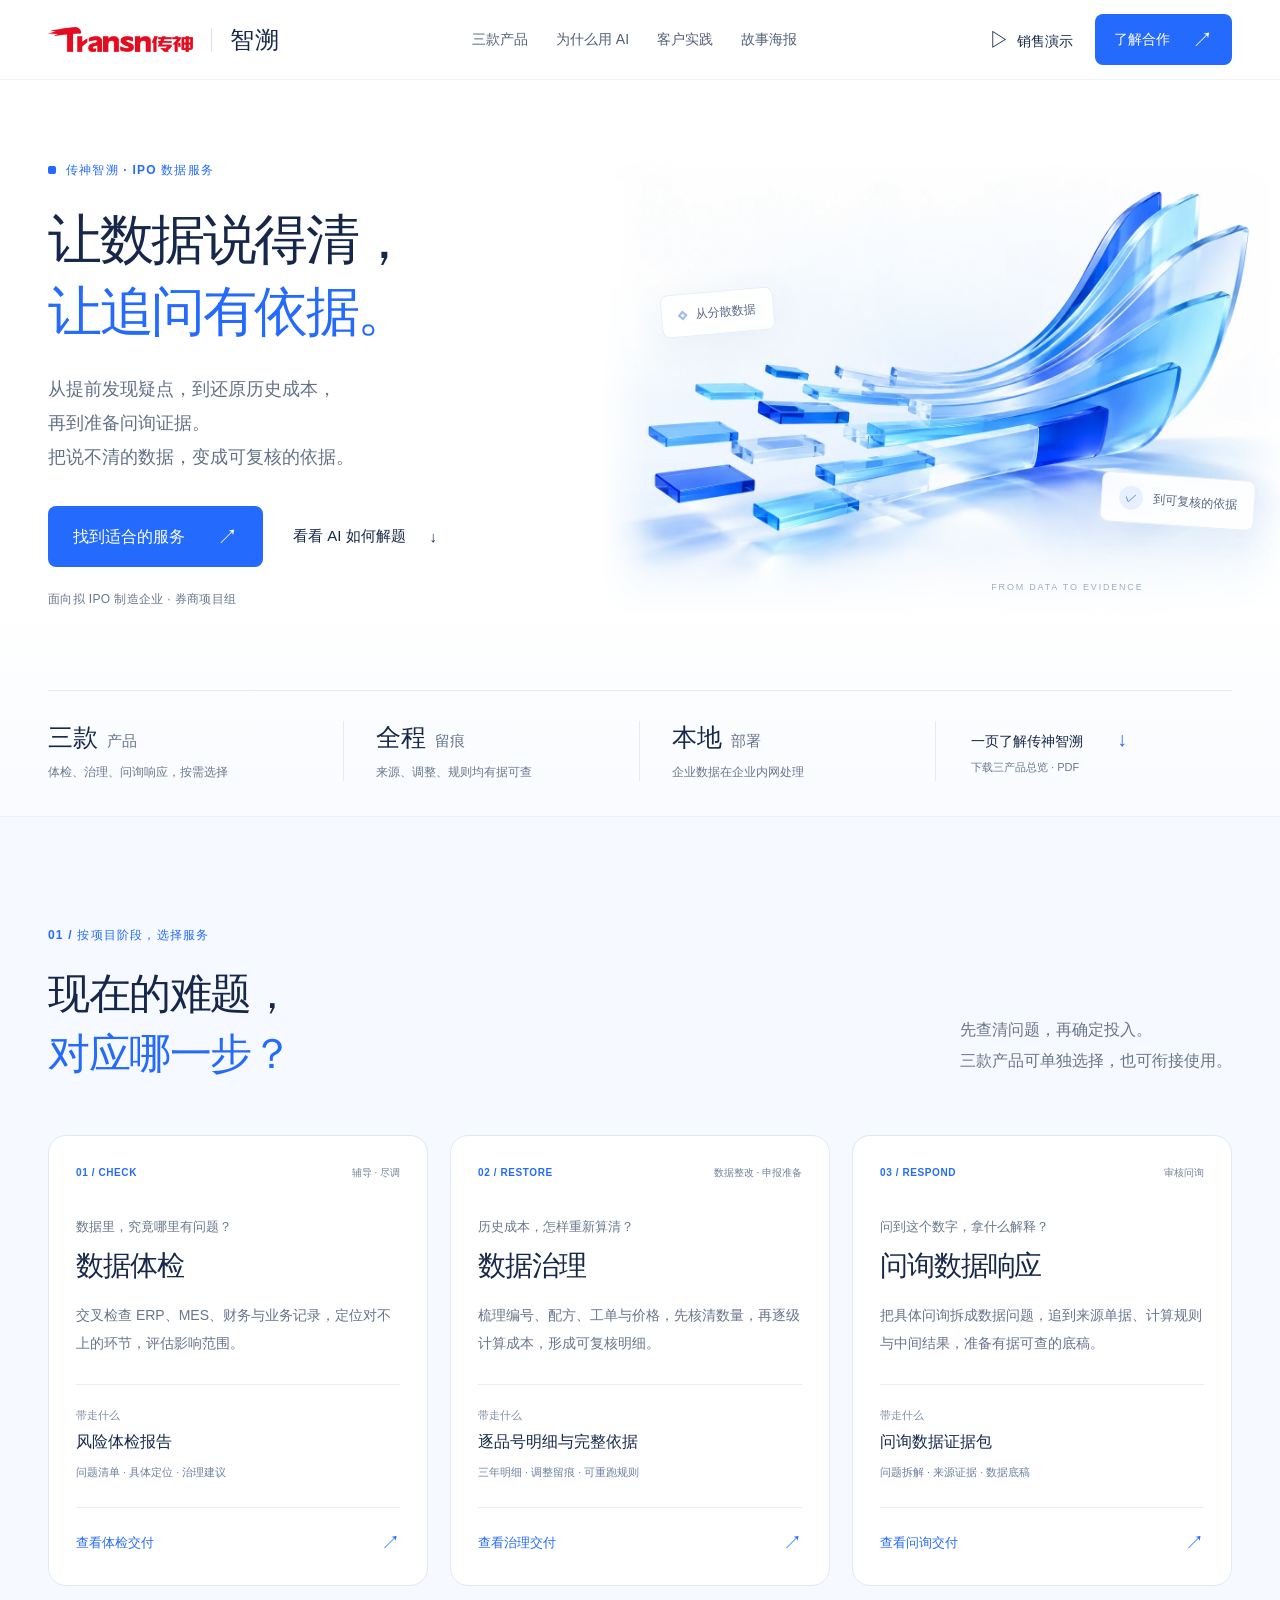
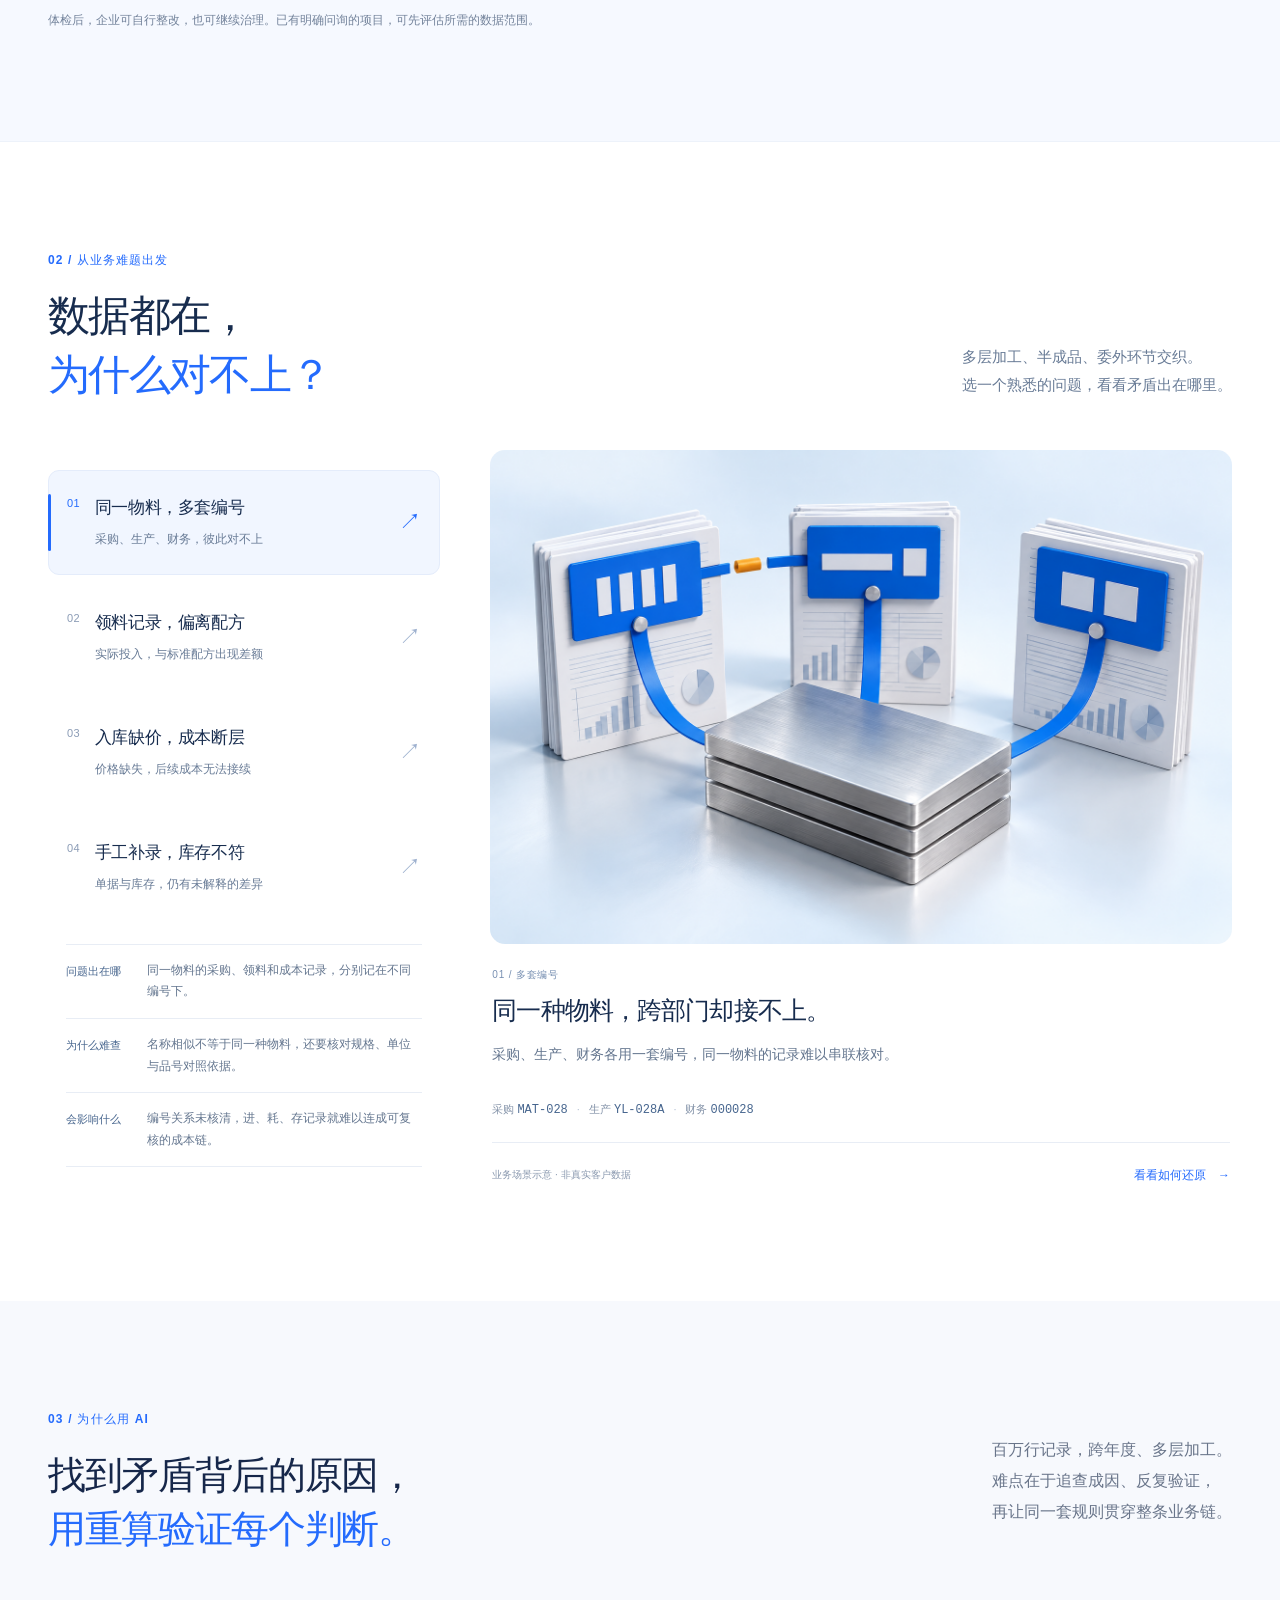
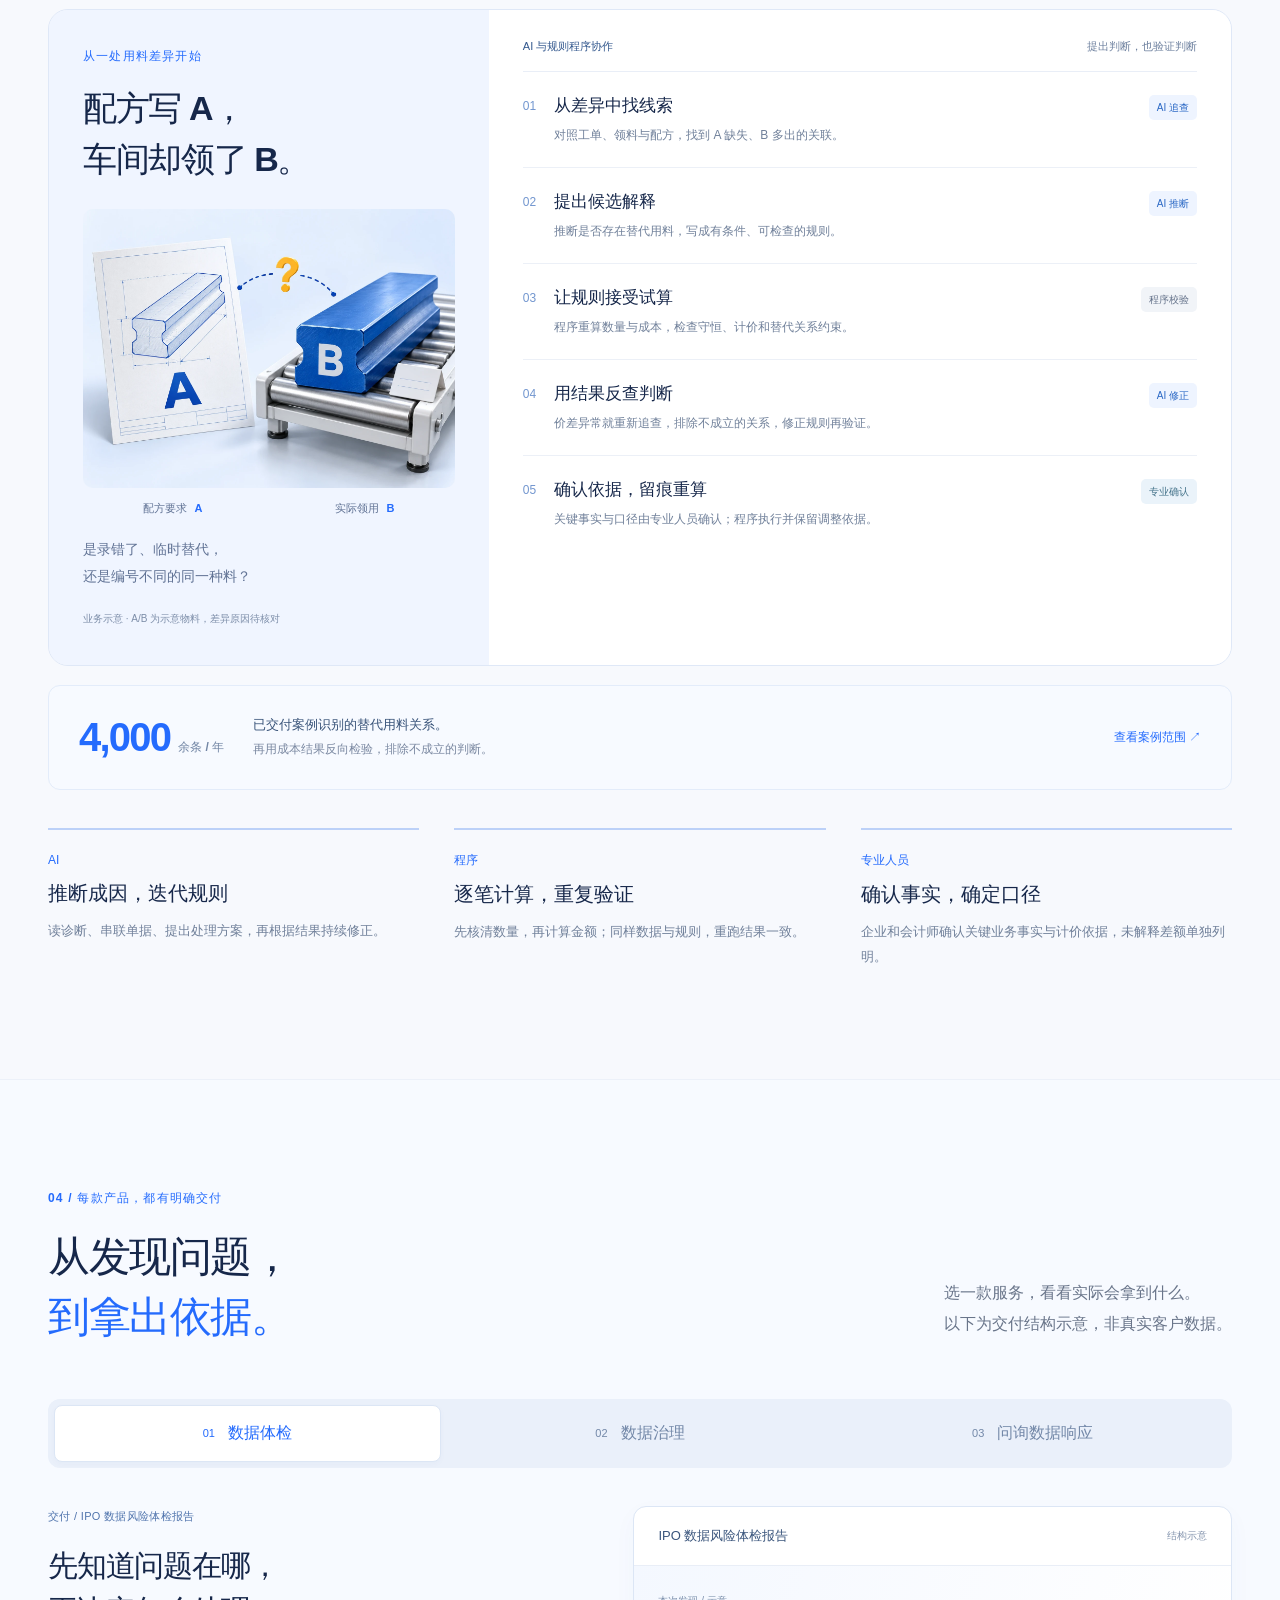
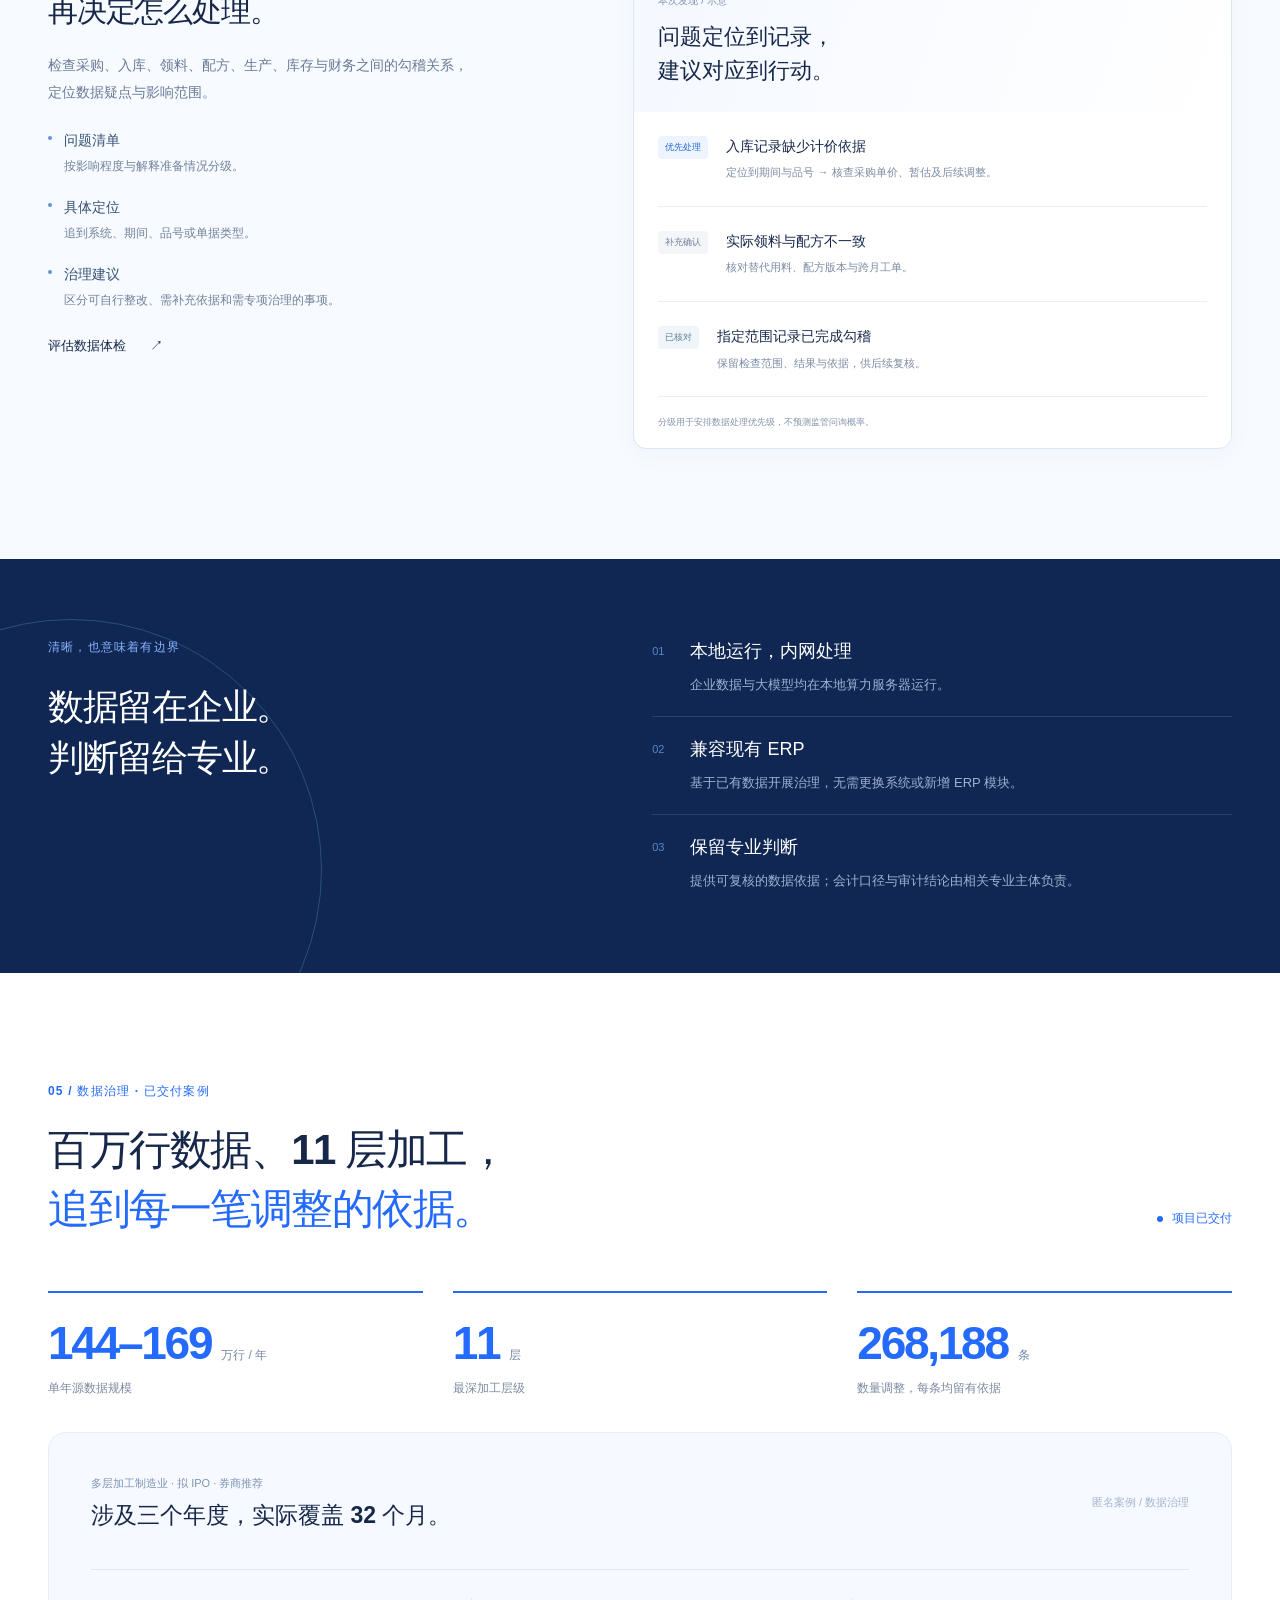
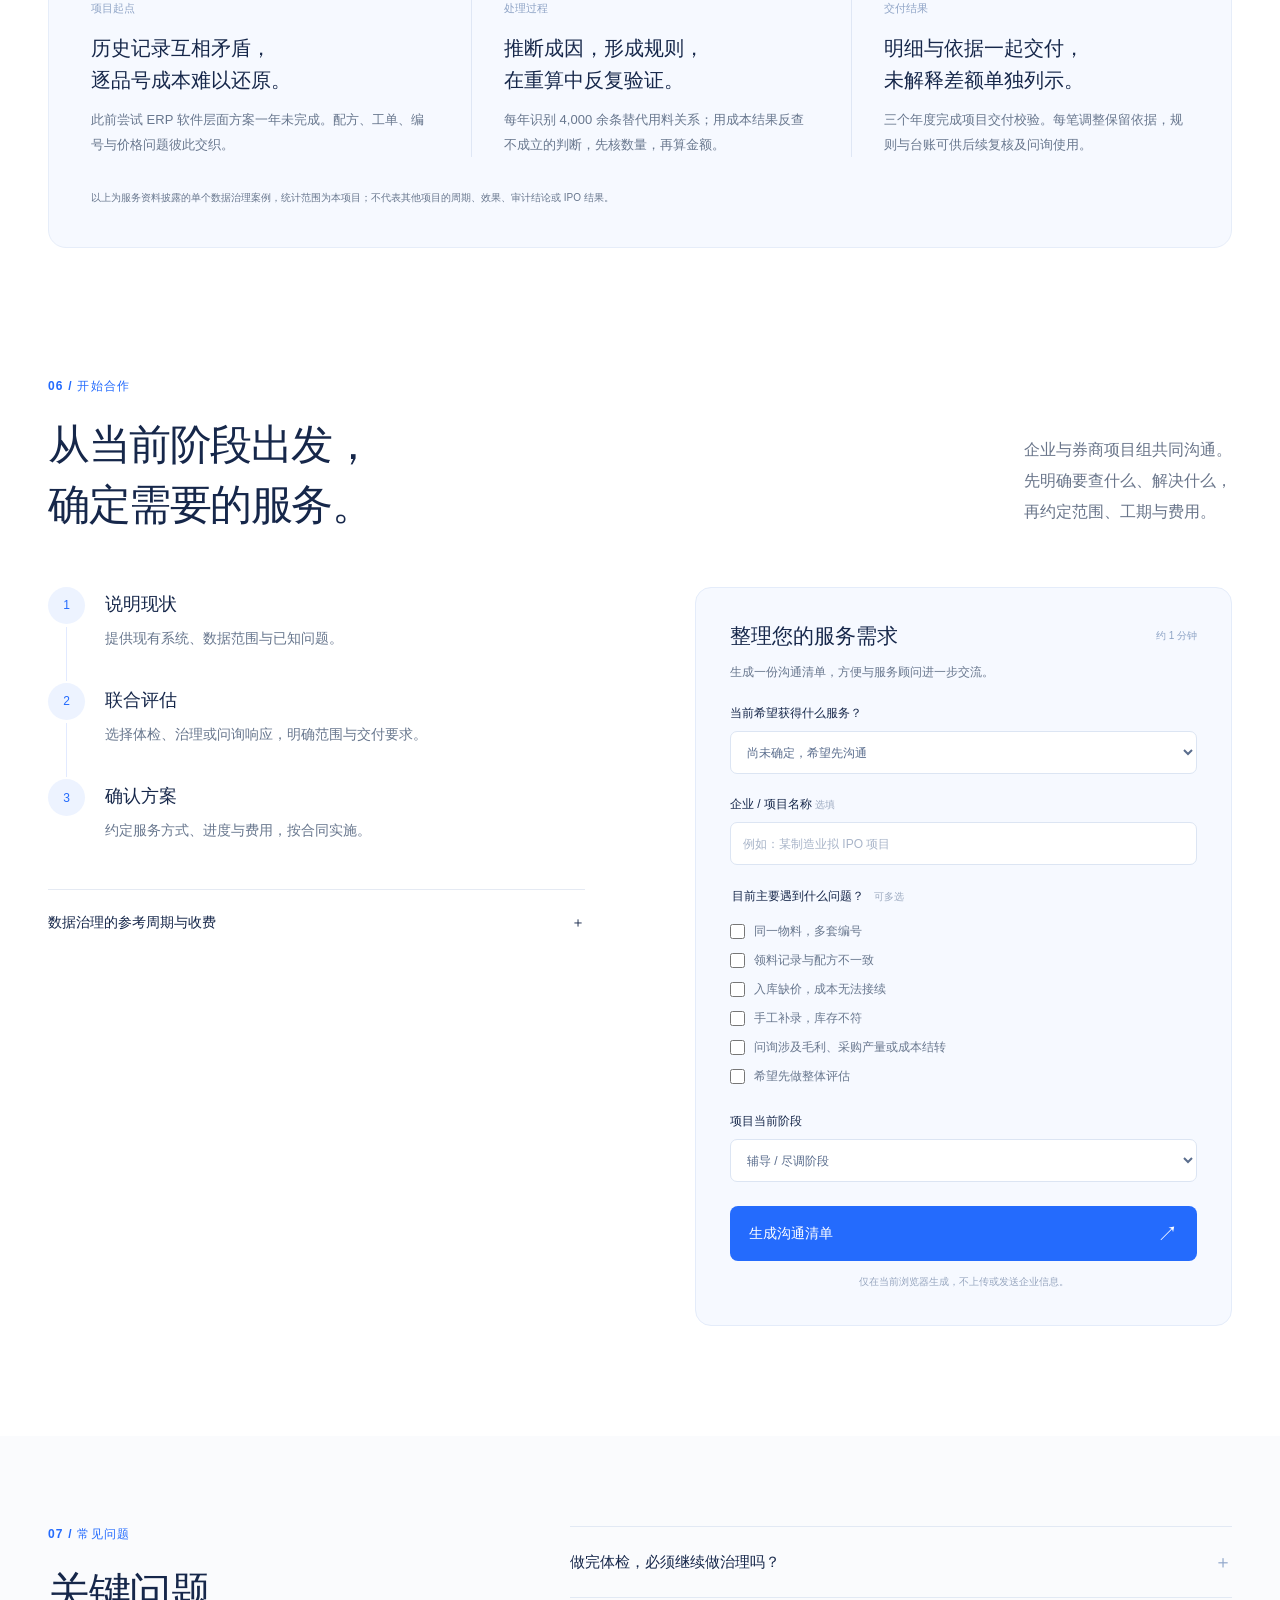
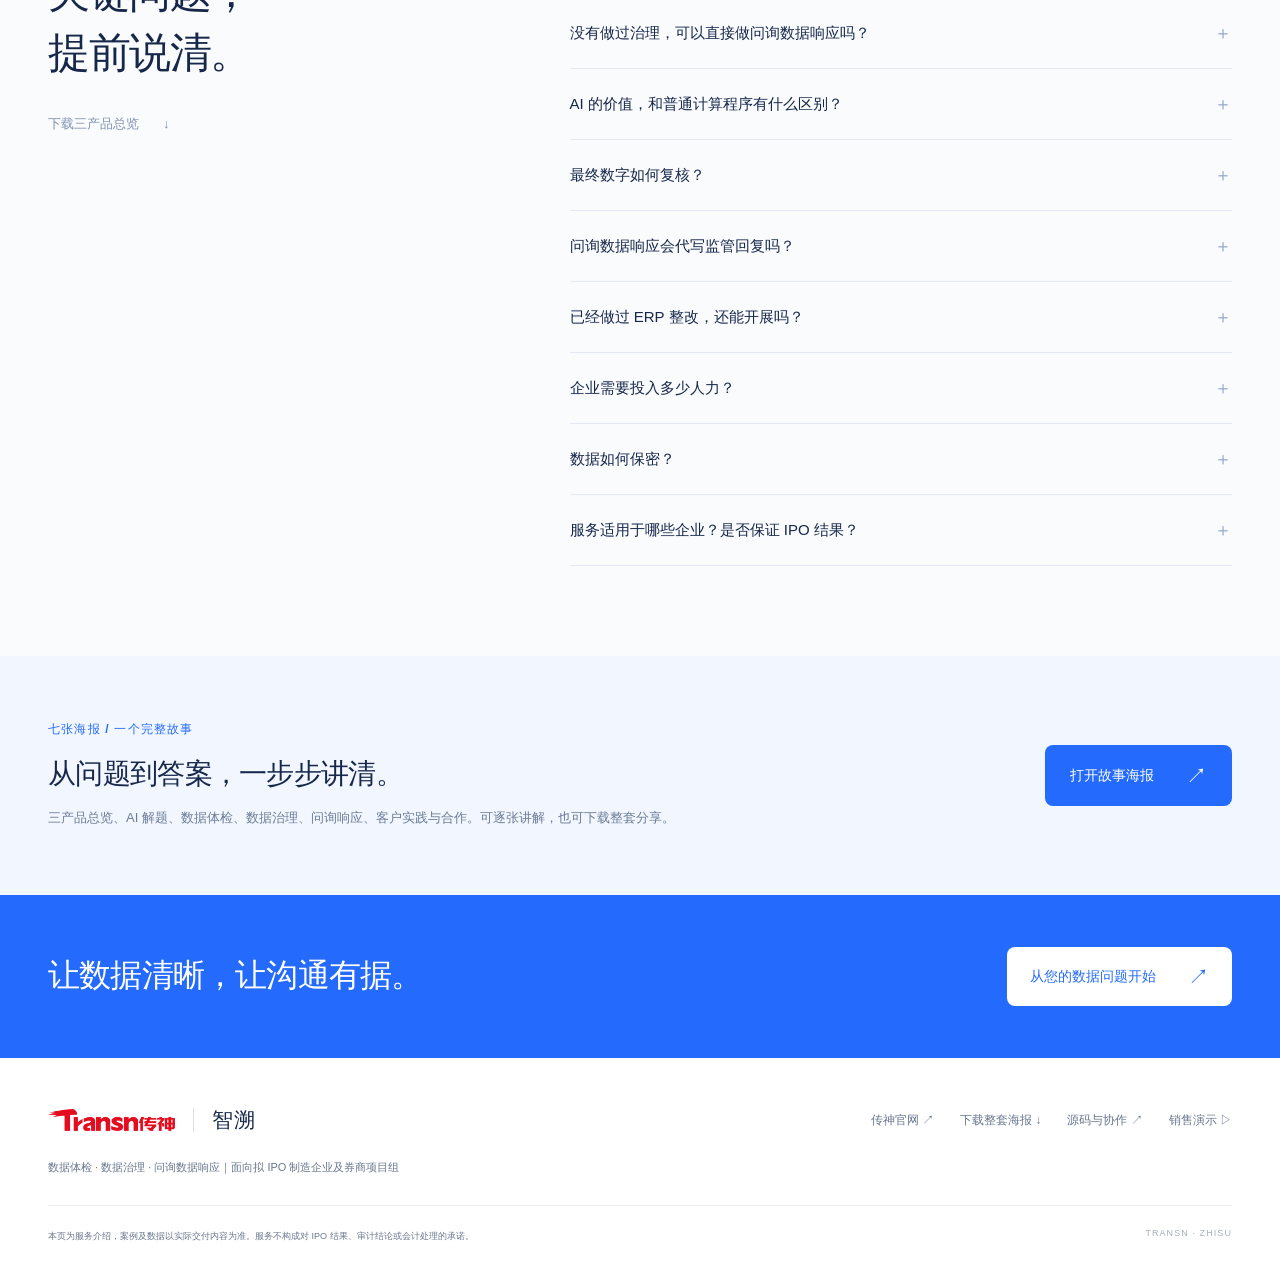
<file: index.html>
<!doctype html>
<html lang="zh-CN">
<head>
<meta charset="utf-8"><meta name="viewport" content="width=device-width,initial-scale=1">
<title>传神智溯｜IPO 数据体检、数据治理与问询数据响应</title>
<meta name="description" content="传神智溯为拟 IPO 制造企业提供数据体检、数据治理与问询数据响应。AI 推断成因、形成规则并迭代验证，程序逐笔重算，专业人员确认口径。本地部署，全程留痕。">
<meta name="theme-color" content="#ffffff"><meta property="og:title" content="传神智溯｜IPO 数据服务"><meta property="og:description" content="让数据说得清，让追问有依据。数据体检、数据治理、问询数据响应，按需选择。"><link rel="icon" href="assets/favicon.svg" type="image/svg+xml"><link rel="stylesheet" href="styles.css"><link rel="stylesheet" href="business-scenes.css?v=6"><link rel="stylesheet" href="products.css?v=13"><link rel="canonical" href="https://tory-arch.github.io/transn-zhisu/">
</head>
<body>
<a class="skip" href="#main">跳至主要内容</a>
<header class="header"><div class="nav shell"><a class="brand" href="#top" aria-label="传神智溯 首页"><img src="assets/transn-logo.png" alt="Transn 传神" width="145" height="25"><span class="brand-divider"></span><span class="product-name">智溯</span></a><nav aria-label="主导航"><a href="#products">三款产品</a><a href="#method">为什么用 AI</a><a href="#case">客户实践</a><a href="story.html">故事海报</a></nav><div class="nav-actions"><button class="text-button presentation-trigger" type="button"><span class="play-icon">▷</span> 销售演示</button><a class="button small" href="#start">了解合作 <span>↗</span></a></div><button class="menu-button" aria-expanded="false" aria-controls="mobile-nav" aria-label="打开导航">☰</button></div><nav id="mobile-nav" class="mobile-nav" hidden><a href="#products">三款产品</a><a href="#method">为什么用 AI</a><a href="#challenges">解决什么</a><a href="#delivery">交付什么</a><a href="#case">客户实践</a><a href="#start">了解合作</a><a href="story.html">故事海报</a><a href="#faq">常见问题</a></nav></header>
<main id="main">
<section class="hero story-section" id="top" data-story-title="价值主张" data-story="传神智溯提供数据体检、数据治理与问询数据响应。先看客户处在哪个阶段，再介绍对应服务；三款产品可单独选择，也可衔接使用。">
<div class="hero-grid shell"><div class="hero-copy"><p class="eyebrow"><span class="blue-square"></span>传神智溯 · IPO 数据服务</p><h1>让数据说得清，<br><em>让追问有依据。</em></h1><p class="hero-description">从提前发现疑点，到还原历史成本，<br class="desktop-break">再到准备问询证据。<br>把说不清的数据，变成可复核的依据。</p><div class="hero-actions"><a class="button" href="#products">找到适合的服务 <span>↗</span></a><a class="link-button" href="#method">看看 AI 如何解题 <span>↓</span></a></div><p class="hero-audience">面向拟 IPO 制造企业 · 券商项目组</p></div><div class="hero-art"><div class="art-orbit"></div><img src="assets/data-sculpture.webp" alt="分散的蓝色数据片汇聚成清晰有序的结构" width="1536" height="1024" fetchpriority="high"><div class="art-label label-one"><i></i>从分散数据</div><div class="art-label label-two"><span class="check-circle">✓</span> 到可复核的依据</div><span class="art-caption">FROM DATA TO EVIDENCE</span></div></div>
<div class="hero-proof shell"><div><strong>三款<span>产品</span></strong><p>体检、治理、问询响应，按需选择</p></div><div><strong>全程<span>留痕</span></strong><p>来源、调整、规则均有据可查</p></div><div><strong>本地<span>部署</span></strong><p>企业数据在企业内网处理</p></div><a class="proof-download" href="assets/zhisu-poster.pdf?v=16" download>一页了解传神智溯 <span>↓</span><small>下载三产品总览 · PDF</small></a></div>
</section>
<section class="section products-section story-section" id="products" data-story-title="三款产品" data-story="体检回答问题在哪、影响多大；治理还原历史明细并交付规则与留痕；问询数据响应围绕具体问题准备证据包。三项服务可单独签约，体检后不必然需要治理。">
<div class="shell"><div class="section-head"><div><p class="eyebrow">01 / 按项目阶段，选择服务</p><h2>现在的难题，<br><em>对应哪一步？</em></h2></div><p class="section-intro">先查清问题，再确定投入。<br>三款产品可单独选择，也可衔接使用。</p></div>
<div class="product-grid">
<article class="product-card"><div class="product-card-top"><span>01 / CHECK</span><span>辅导 · 尽调</span></div><p class="product-question">数据里，究竟哪里有问题？</p><h3>数据体检</h3><p class="product-description">交叉检查 ERP、MES、财务与业务记录，定位对不上的环节，评估影响范围。</p><div class="product-output"><span>带走什么</span><strong>风险体检报告</strong><p>问题清单 · 具体定位 · 治理建议</p></div><a href="#product-check" class="product-link" data-product-link="check">查看体检交付 <span>↗</span></a></article>
<article class="product-card"><div class="product-card-top"><span>02 / RESTORE</span><span>数据整改 · 申报准备</span></div><p class="product-question">历史成本，怎样重新算清？</p><h3>数据治理</h3><p class="product-description">梳理编号、配方、工单与价格，先核清数量，再逐级计算成本，形成可复核明细。</p><div class="product-output"><span>带走什么</span><strong>逐品号明细与完整依据</strong><p>三年明细 · 调整留痕 · 可重跑规则</p></div><a href="#product-governance" class="product-link" data-product-link="governance">查看治理交付 <span>↗</span></a></article>
<article class="product-card"><div class="product-card-top"><span>03 / RESPOND</span><span>审核问询</span></div><p class="product-question">问到这个数字，拿什么解释？</p><h3>问询数据响应</h3><p class="product-description">把具体问询拆成数据问题，追到来源单据、计算规则与中间结果，准备有据可查的底稿。</p><div class="product-output"><span>带走什么</span><strong>问询数据证据包</strong><p>问题拆解 · 来源证据 · 数据底稿</p></div><a href="#product-inquiry" class="product-link" data-product-link="inquiry">查看问询交付 <span>↗</span></a></article>
</div><p class="section-footnote">体检后，企业可自行整改，也可继续治理。已有明确问询的项目，可先评估所需的数据范围。</p></div>
</section>
<section class="section challenge-section story-section" id="challenges" data-story-title="四类业务难题" data-story="先选一个客户熟悉的业务难题。图片呈现场景，图下数字说明具体矛盾，再进入 AI 与规则的处理方法。">
<div class="shell"><div id="business-scenes">
  <div class="pain-intro"><div><p class="eyebrow">02 / 从业务难题出发</p><h2 id="pain-main-title">数据都在，<br><em>为什么对不上？</em></h2></div><p>多层加工、半成品、委外环节交织。<br>选一个熟悉的问题，看看矛盾出在哪里。</p></div>
  <div class="pain-layout" id="issue-panel">
    <span class="pain-anchor" id="scene-identity" aria-hidden="true"></span><span class="pain-anchor" id="scene-recipe" aria-hidden="true"></span><span class="pain-anchor" id="scene-price" aria-hidden="true"></span><span class="pain-anchor" id="scene-stock" aria-hidden="true"></span>
    <div class="pain-tabs" role="tablist" aria-label="选择业务难题" aria-orientation="vertical">
      <button class="pain-tab" id="pain-tab-identity" type="button" role="tab" aria-selected="true" aria-controls="pain-panel" data-pain="identity"><span class="pain-tab-number">01</span><span class="pain-tab-copy"><strong><span>同一物料，</span><span>多套编号</span></strong><small>采购、生产、财务，彼此对不上</small></span><span class="pain-tab-arrow" aria-hidden="true">↗</span></button>
      <button class="pain-tab" id="pain-tab-recipe" type="button" role="tab" aria-selected="false" aria-controls="pain-panel" tabindex="-1" data-pain="recipe"><span class="pain-tab-number">02</span><span class="pain-tab-copy"><strong><span>领料记录，</span><span>偏离配方</span></strong><small>实际投入，与标准配方出现差额</small></span><span class="pain-tab-arrow" aria-hidden="true">↗</span></button>
      <button class="pain-tab" id="pain-tab-price" type="button" role="tab" aria-selected="false" aria-controls="pain-panel" tabindex="-1" data-pain="price"><span class="pain-tab-number">03</span><span class="pain-tab-copy"><strong><span>入库缺价，</span><span>成本断层</span></strong><small>价格缺失，后续成本无法接续</small></span><span class="pain-tab-arrow" aria-hidden="true">↗</span></button>
      <button class="pain-tab" id="pain-tab-stock" type="button" role="tab" aria-selected="false" aria-controls="pain-panel" tabindex="-1" data-pain="stock"><span class="pain-tab-number">04</span><span class="pain-tab-copy"><strong><span>手工补录，</span><span>库存不符</span></strong><small>单据与库存，仍有未解释的差异</small></span><span class="pain-tab-arrow" aria-hidden="true">↗</span></button>
    </div>
    <figure class="pain-panel" id="pain-panel" role="tabpanel" aria-labelledby="pain-tab-identity" tabindex="0">
      <div class="pain-image-frame" data-image-state="loading" aria-busy="true"><img id="pain-image" src="assets/pain-identity.png" width="1536" height="1024" alt="同一物料在采购、生产与财务中采用不同标识的业务场景示意" decoding="async"><span class="pain-image-status" aria-hidden="true">场景图片加载中…</span></div>
      <figcaption class="pain-caption"><p class="pain-scene-label" id="pain-scene-label">01 / 多套编号</p><h3 id="pain-title">同一种物料，跨部门却接不上。</h3><p class="pain-description" id="pain-description">采购、生产、财务各用一套编号，同一物料的记录难以串联核对。</p><p class="pain-facts" id="pain-facts">采购 <span>MAT-028</span><i>·</i>生产 <span>YL-028A</span><i>·</i>财务 <span>000028</span></p><div class="pain-caption-footer"><span>业务场景示意 · 非真实客户数据</span><a href="#method">看看如何还原 <span aria-hidden="true">→</span></a></div></figcaption>
    </figure>
    <aside class="pain-context" aria-label="当前问题的业务说明">
      <dl><div><dt>问题出在哪</dt><dd id="pain-context-problem">同一物料的采购、领料和成本记录，分别记在不同编号下。</dd></div><div><dt>为什么难查</dt><dd id="pain-context-reason">名称相似不等于同一种物料，还要核对规格、单位与品号对照依据。</dd></div><div><dt>会影响什么</dt><dd id="pain-context-impact">编号关系未核清，进、耗、存记录就难以连成可复核的成本链。</dd></div></dl>
    </aside>
  </div>
  <span class="pain-sr-only" id="pain-announcement" role="status" aria-live="polite"></span>
</div></div>
</section>
<section class="section method-section story-section" id="method" aria-labelledby="ai-value-title" data-story-title="AI 如何解题" data-story="用替代用料讲清 AI 的作用：从矛盾中提出成因，形成候选规则，交程序试算，再根据校验结果修正。AI 组织跨单据的调查和验证，程序执行确定性计算，专业人员确认关键事实与口径。">
<div class="shell"><div class="section-head"><div><p class="eyebrow">03 / 为什么用 AI</p><h2 id="ai-value-title">找到矛盾背后的原因，<br><em>用重算验证每个判断。</em></h2></div><p class="section-intro">百万行记录，跨年度、多层加工。<br>难点在于追查成因、反复验证，<br>再让同一套规则贯穿整条业务链。</p></div>
<div class="ai-story"><div class="ai-story-question"><p class="eyebrow">从一处用料差异开始</p><h3>配方写 A，<br>车间却领了 B。</h3><figure class="material-pair"><img src="assets/material-discrepancy.webp" width="1448" height="1086" loading="lazy" decoding="async" alt="配方单上的 A 料与车间实际领用的 B 料，中间以问号表示差异原因仍待核对。"><figcaption><span>配方要求 <b>A</b></span><span>实际领用 <b>B</b></span></figcaption></figure><p>是录错了、临时替代，<br>还是编号不同的同一种料？</p><span class="example-label">业务示意 · A/B 为示意物料，差异原因待核对</span></div>
<div class="ai-investigation"><div class="ai-investigation-head"><span>AI 与规则程序协作</span><span>提出判断，也验证判断</span></div><ol class="ai-loop">
<li><span class="loop-number">01</span><div><h4>从差异中找线索</h4><p>对照工单、领料与配方，找到 A 缺失、B 多出的关联。</p></div><span class="role-tag">AI 追查</span></li>
<li><span class="loop-number">02</span><div><h4>提出候选解释</h4><p>推断是否存在替代用料，写成有条件、可检查的规则。</p></div><span class="role-tag">AI 推断</span></li>
<li><span class="loop-number">03</span><div><h4>让规则接受试算</h4><p>程序重算数量与成本，检查守恒、计价和替代关系约束。</p></div><span class="role-tag program">程序校验</span></li>
<li><span class="loop-number">04</span><div><h4>用结果反查判断</h4><p>价差异常就重新追查，排除不成立的关系，修正规则再验证。</p></div><span class="role-tag">AI 修正</span></li>
<li><span class="loop-number">05</span><div><h4>确认依据，留痕重算</h4><p>关键事实与口径由专业人员确认；程序执行并保留调整依据。</p></div><span class="role-tag human">专业确认</span></li>
</ol></div></div>
<div class="ai-evidence-strip"><strong>4,000<span>余条 / 年</span></strong><p>已交付案例识别的替代用料关系。<br><span>再用成本结果反向检验，排除不成立的判断。</span></p><a href="#case">查看案例范围 <span>↗</span></a></div>
<div class="responsibility-grid"><article><span>AI</span><h3>推断成因，迭代规则</h3><p>读诊断、串联单据、提出处理方案，再根据结果持续修正。</p></article><article><span>程序</span><h3>逐笔计算，重复验证</h3><p>先核清数量，再计算金额；同样数据与规则，重跑结果一致。</p></article><article><span>专业人员</span><h3>确认事实，确定口径</h3><p>企业和会计师确认关键业务事实与计价依据，未解释差额单独列明。</p></article></div>
</div></section>
<section class="section delivery-section story-section" id="delivery" data-story-title="三款产品的交付" data-story="分别展示体检报告、治理的五项交付和问询证据包。体检帮助决定是否治理；治理形成可重跑规则与台账；问询可以复用这些成果，也可评估局部数据还原。">
<div class="shell"><div class="section-head"><div><p class="eyebrow">04 / 每款产品，都有明确交付</p><h2>从发现问题，<br><em>到拿出依据。</em></h2></div><p class="section-intro">选一款服务，看看实际会拿到什么。<br>以下为交付结构示意，非真实客户数据。</p></div>
<div class="product-delivery-tabs" role="tablist" aria-label="选择产品交付"><button type="button" role="tab" id="product-tab-check" aria-controls="product-check" aria-selected="true" data-product="check">01 <span>数据体检</span></button><button type="button" role="tab" id="product-tab-governance" aria-controls="product-governance" aria-selected="false" tabindex="-1" data-product="governance">02 <span>数据治理</span></button><button type="button" role="tab" id="product-tab-inquiry" aria-controls="product-inquiry" aria-selected="false" tabindex="-1" data-product="inquiry">03 <span>问询数据响应</span></button></div>
<div class="product-delivery-panel" id="product-check" role="tabpanel" aria-labelledby="product-tab-check" tabindex="0"><div class="service-preview-layout"><div class="service-explanation"><span class="service-kicker">交付 / IPO 数据风险体检报告</span><h3>先知道问题在哪，<br>再决定怎么处理。</h3><p>检查采购、入库、领料、配方、生产、库存与财务之间的勾稽关系，定位数据疑点与影响范围。</p><ul><li><strong>问题清单</strong>按影响程度与解释准备情况分级。</li><li><strong>具体定位</strong>追到系统、期间、品号或单据类型。</li><li><strong>治理建议</strong>区分可自行整改、需补充依据和需专项治理的事项。</li></ul><a class="link-button" href="#start" data-service="check">评估数据体检 <span>↗</span></a></div><div class="sample-report"><div class="sample-report-head"><span>IPO 数据风险体检报告</span><small>结构示意</small></div><div class="report-summary"><span>本次发现 / 示意</span><strong>问题定位到记录，<br>建议对应到行动。</strong></div><div class="report-row"><span class="report-status">优先处理</span><div><strong>入库记录缺少计价依据</strong><p>定位到期间与品号 → 核查采购单价、暂估及后续调整。</p></div></div><div class="report-row"><span class="report-status muted">补充确认</span><div><strong>实际领料与配方不一致</strong><p>核对替代用料、配方版本与跨月工单。</p></div></div><div class="report-row"><span class="report-status clear">已核对</span><div><strong>指定范围记录已完成勾稽</strong><p>保留检查范围、结果与依据，供后续复核。</p></div></div><div class="sample-report-foot">分级用于安排数据处理优先级，不预测监管问询概率。</div></div></div></div>
<div class="product-delivery-panel" id="product-governance" role="tabpanel" aria-labelledby="product-tab-governance" tabindex="0" hidden><div class="governance-intro"><div><span class="service-kicker">交付 / 历史成本明细与完整依据</span><h3>先核清数量，再逐级算金额。</h3></div><p>编号、配方、工单与价格逐项梳理。<br>交付三年逐品号明细，也交付每笔调整的来路。</p></div><div class="delivery-grid"><div class="deliver-tabs" role="tablist" aria-label="交付物" aria-orientation="vertical"><button role="tab" id="deliver-tab-0" aria-selected="true" aria-controls="deliver-panel" class="active" data-delivery="0"><span>01</span><div><strong>三年逐品号明细</strong><p>进、耗、存与成本，清晰展开</p></div><b>↗</b></button><button role="tab" id="deliver-tab-1" aria-selected="false" aria-controls="deliver-panel" tabindex="-1" data-delivery="1"><span>02</span><div><strong>来源说明</strong><p>直接取数、规则还原、待确认残差</p></div><b>↗</b></button><button role="tab" id="deliver-tab-2" aria-selected="false" aria-controls="deliver-panel" tabindex="-1" data-delivery="2"><span>03</span><div><strong>调整留痕台账</strong><p>前后数值、规则与智能体记录</p></div><b>↗</b></button><button role="tab" id="deliver-tab-3" aria-selected="false" aria-controls="deliver-panel" tabindex="-1" data-delivery="3"><span>04</span><div><strong>残差清单</strong><p>未解释的差额，单独列明</p></div><b>↗</b></button><button role="tab" id="deliver-tab-4" aria-selected="false" aria-controls="deliver-panel" tabindex="-1" data-delivery="4"><span>05</span><div><strong>可重跑的规则集</strong><p>规则变更后，三年统一重算</p></div><b>↗</b></button></div><div class="deliver-preview" role="tabpanel" id="deliver-panel" aria-labelledby="deliver-tab-0"><div class="preview-toolbar"><span class="file-icon">▤</span><span id="preview-filename">三年逐品号进耗存与成本明细</span><span class="preview-badge">交付结构示意</span></div><div class="preview-body" id="preview-body"></div><div class="preview-foot"><span>结构示意 · 非真实客户数据</span><span>传神智溯 / DELIVERABLES</span></div></div></div><div class="product-panel-foot"><span>未解释的差额单独列示，规则变更后支持统一重算。</span><a class="link-button" href="#start" data-service="governance">评估数据治理 <span>↗</span></a></div></div>
<div class="product-delivery-panel" id="product-inquiry" role="tabpanel" aria-labelledby="product-tab-inquiry" tabindex="0" hidden><div class="service-preview-layout"><div class="service-explanation"><span class="service-kicker">交付 / 问询数据证据包</span><h3>问到一个数字，<br>能沿着依据往回查。</h3><p>AI 将具体问询拆成数据问题，程序调用规则与台账取数、重算，整理数据表和说明。</p><ul><li><strong>问题拆解</strong>明确需要解释什么、核对哪些因素。</li><li><strong>数据证据</strong>关联来源单据、计算规则与中间结果。</li><li><strong>回复底稿</strong>供券商、会计师撰写问询回复。</li></ul><a class="link-button" href="#start" data-service="inquiry">评估问询数据范围 <span>↗</span></a></div><div class="inquiry-evidence"><div class="inquiry-question"><span>典型数据问题 / 示意</span><h4>这款产品的毛利率，<br>为什么发生变化？</h4></div><ol><li><span>01</span><div><strong>拆解变化因素</strong><p>售价、材料、人工、制造费用</p></div></li><li><span>02</span><div><strong>定位到期间与品号</strong><p>关联销售、领料、工单、入库记录</p></div></li><li><span>03</span><div><strong>展示计算过程</strong><p>来源单据 + 规则版本 + 中间结果</p></div></li><li><span>04</span><div><strong>整理数据证据包</strong><p>解释表、依据清单、待确认事项</p></div></li></ol></div></div><div class="product-panel-foot"><p>已完成治理的项目可复用规则与台账。未做过治理，也可评估针对性还原；周期与投入取决于涉及范围。</p></div></div>
</div></section>
<section class="trust-section"><div class="shell trust-grid"><div><p class="eyebrow">清晰，也意味着有边界</p><h2>数据留在企业。<br>判断留给专业。</h2></div><div class="trust-points"><article><span>01</span><div><h3>本地运行，内网处理</h3><p>企业数据与大模型均在本地算力服务器运行。</p></div></article><article><span>02</span><div><h3>兼容现有 ERP</h3><p>基于已有数据开展治理，无需更换系统或新增 ERP 模块。</p></div></article><article><span>03</span><div><h3>保留专业判断</h3><p>提供可复核的数据依据；会计口径与审计结论由相关专业主体负责。</p></div></article></div></div></section>
<section class="section case-section story-section" id="case" data-story-title="客户实践" data-story="本案例属于数据治理服务：多层加工制造企业，实际覆盖三个年度中的 32 个月，单年源数据 144 万至 169 万行，最深 11 层加工。268,188 条数量调整逐条留痕；完成交付校验，无法还原的残差单独列示。">
<div class="shell"><div class="section-head"><div><p class="eyebrow">05 / 数据治理 · 已交付案例</p><h2>百万行数据、11 层加工，<br><em>追到每一笔调整的依据。</em></h2></div><span class="case-status"><i></i> 项目已交付</span></div>
<div class="case-metrics"><div><strong>144–169<span>万行 / 年</span></strong><p>单年源数据规模</p></div><div><strong>11<span>层</span></strong><p>最深加工层级</p></div><div><strong>268,188<span>条</span></strong><p>数量调整，每条均留有依据</p></div></div>
<div class="case-card"><div class="case-title"><div><span class="case-tags">多层加工制造业 · 拟 IPO · 券商推荐</span><h3>涉及三个年度，实际覆盖 32 个月。</h3></div><span class="case-anonymous">匿名案例 / 数据治理</span></div><div class="case-stages"><article><span>项目起点</span><h4>历史记录互相矛盾，<br>逐品号成本难以还原。</h4><p>此前尝试 ERP 软件层面方案一年未完成。配方、工单、编号与价格问题彼此交织。</p></article><article><span>处理过程</span><h4>推断成因，形成规则，<br>在重算中反复验证。</h4><p>每年识别 4,000 余条替代用料关系；用成本结果反查不成立的判断，先核数量，再算金额。</p></article><article><span>交付结果</span><h4>明细与依据一起交付，<br>未解释差额单独列示。</h4><p>三个年度完成项目交付校验。每笔调整保留依据，规则与台账可供后续复核及问询使用。</p></article></div><p class="case-note">以上为服务资料披露的单个数据治理案例，统计范围为本项目；不代表其他项目的周期、效果、审计结论或 IPO 结果。</p></div></div></section>
<section class="section start-section story-section" id="start" data-story-title="开始合作" data-story="合作从现有数据出发，先评估范围再确定方案。企业主要提供已有数据并确认关键问题。可现场生成沟通清单，交给双方项目负责人。">
<div class="shell"><div class="section-head"><div><p class="eyebrow">06 / 开始合作</p><h2>从当前阶段出发，<br>确定需要的服务。</h2></div><p class="section-intro">企业与券商项目组共同沟通。<br>先明确要查什么、解决什么，<br>再约定范围、工期与费用。</p></div><div class="cooperation-grid"><div class="cooperation-info"><ol class="cooperation-steps"><li><span>1</span><div><h3>说明现状</h3><p>提供现有系统、数据范围与已知问题。</p></div></li><li><span>2</span><div><h3>联合评估</h3><p>选择体检、治理或问询响应，明确范围与交付要求。</p></div></li><li><span>3</span><div><h3>确认方案</h3><p>约定服务方式、进度与费用，按合同实施。</p></div></li></ol><details class="commercial-detail"><summary>数据治理的参考周期与收费 <span>＋</span></summary><div><p><strong>参考周期：约 3—4 个月</strong><br>方案参考周期，实际取决于数据规模、复杂度及确认进度，以项目评估为准。</p><p><strong>按项目报价</strong><br>根据实际数据量、复杂程度与交付范围评估。</p><p><strong>按月服务：参考 15 万元 / 月</strong><br>按实际服务月数结算；最终费用与服务范围以合同为准。</p><p>以上仅适用于数据治理。数据体检、问询数据响应的周期与费用，按具体范围另行评估。</p></div></details></div><form class="brief-form" id="brief-form"><div class="form-heading"><h3>整理您的服务需求</h3><span>约 1 分钟</span></div><p>生成一份沟通清单，方便与服务顾问进一步交流。</p><label class="field-label" for="service">当前希望获得什么服务？</label><select id="service" name="service"><option value="undecided">尚未确定，希望先沟通</option><option value="check">数据体检：查清疑点与影响</option><option value="governance">数据治理：还原历史明细</option><option value="inquiry">问询数据响应：准备数据证据</option></select><label class="field-label" for="company">企业 / 项目名称 <span>选填</span></label><input id="company" name="company" type="text" maxlength="80" placeholder="例如：某制造业拟 IPO 项目" autocomplete="organization"><fieldset><legend>目前主要遇到什么问题？<span>可多选</span></legend><label class="checkbox-label"><input type="checkbox" name="issue" value="同一物料存在多套编号"><span>同一物料，多套编号</span></label><label class="checkbox-label"><input type="checkbox" name="issue" value="领料记录与配方不一致"><span>领料记录与配方不一致</span></label><label class="checkbox-label"><input type="checkbox" name="issue" value="入库缺价或多级成本无法接续"><span>入库缺价，成本无法接续</span></label><label class="checkbox-label"><input type="checkbox" name="issue" value="存在手工补录及历史库存差异"><span>手工补录，库存不符</span></label><label class="checkbox-label"><input type="checkbox" name="issue" value="需要解释毛利、采购产量或成本结转"><span>问询涉及毛利、采购产量或成本结转</span></label><label class="checkbox-label"><input type="checkbox" name="issue" value="尚未定位，希望先做整体评估"><span>希望先做整体评估</span></label></fieldset><label class="field-label" for="stage">项目当前阶段</label><select id="stage" name="stage"><option>辅导 / 尽调阶段</option><option>申报准备 / 数据整改</option><option>已收到审核问询</option><option>其他 / 待沟通</option></select><button class="button form-submit" type="submit">生成沟通清单 <span>↗</span></button><p class="privacy-note">仅在当前浏览器生成，不上传或发送企业信息。</p></form></div></div>
</section>
<section class="section faq-section story-section" id="faq" data-story-title="关键问题" data-story="三款服务按需选择。体检不绑定治理；问询数据响应可复用治理成果，也可评估局部还原。专业人员确认会计口径与回复内容，传神智溯提供数据依据，不替代审计或承诺 IPO 结果。">
<div class="shell faq-grid"><div><p class="eyebrow">07 / 常见问题</p><h2>关键问题，<br>提前说清。</h2><a class="link-button" href="assets/zhisu-poster.pdf?v=16" download>下载三产品总览 <span>↓</span></a></div><div class="faq-list">
<details><summary>做完体检，必须继续做治理吗？<span>＋</span></summary><p>不必。体检先明确问题、影响范围与处理建议。没有重大问题，或企业可自行整改的，无需继续购买治理。三款产品可单独选择，也可组合使用。</p></details>
<details><summary>没有做过治理，可以直接做问询数据响应吗？<span>＋</span></summary><p>可以先评估问询涉及的数据范围。必要时先做针对性还原，周期与费用随范围变化。已完成治理的项目，可以复用已有规则集与调整台账。</p></details>
<details><summary>AI 的价值，和普通计算程序有什么区别？<span>＋</span></summary><p>计算之前，需要先弄清矛盾成因：是替代用料、同物多码、跨月工单，还是计价单位错配。AI 结合单据和诊断结果提出判断、形成候选规则，并根据试算与校验结果修正；程序负责逐笔计算。企业与会计师确认关键业务事实和口径。</p></details>
<details><summary>最终数字如何复核？<span>＋</span></summary><p>最终金额由已确认的规则程序计算，保留来源说明、调整前后与执行依据。同样数据与规则支持重跑复核。推断和规则也需要验证，无法解释的差额单独列明，不以模型回答代替计算依据。</p></details>
<details><summary>问询数据响应会代写监管回复吗？<span>＋</span></summary><p>服务提供问题拆解、来源证据、计算过程和数据底稿，供券商、会计师撰写问询回复；回复内容与专业判断仍由相关主体负责。</p></details>
<details><summary>已经做过 ERP 整改，还能开展吗？<span>＋</span></summary><p>可以结合已有成果评估。传神智溯从数据层面处理单据矛盾，与 ERP 互补，不要求更换系统或新增 ERP 模块。</p></details>
<details><summary>企业需要投入多少人力？<span>＋</span></summary><p>企业主要提供已有系统数据，配合确认关键业务事实与口径。服务采用非驻场方式，具体投入取决于数据质量、涉及范围和项目约定。</p></details>
<details><summary>数据如何保密？<span>＋</span></summary><p>采用本地算力服务器部署，企业数据与大模型均在本地运行，业务数据在企业内网处理。具体部署安排由项目方案明确。</p></details>
<details><summary>服务适用于哪些企业？是否保证 IPO 结果？<span>＋</span></summary><p>主要面向拟 IPO 制造企业；已披露案例属于多层加工制造业的数据治理服务，其他企业可先评估适用性。服务提供数据依据，不替代审计，不承诺 IPO 审核结果。</p></details>
</div></div></section>
<section class="story-entry"><div class="shell"><div><p class="eyebrow">七张海报 / 一个完整故事</p><h2>从问题到答案，一步步讲清。</h2><p>三产品总览、AI 解题、数据体检、数据治理、问询响应、客户实践与合作。可逐张讲解，也可下载整套分享。</p></div><a class="button" href="story.html">打开故事海报 <span>↗</span></a></div></section>
<section class="closing"><div class="shell"><p>让数据清晰，让沟通有据。</p><a class="button white" href="#start">从您的数据问题开始 <span>↗</span></a></div></section>
</main>
<footer><div class="shell"><div class="footer-top"><a class="brand" href="#top"><img src="assets/transn-logo.png" alt="Transn 传神" width="145" height="25"><span class="brand-divider"></span><span class="product-name">智溯</span></a><div><a href="https://www.transn.com/" target="_blank" rel="noopener">传神官网 ↗</a><a href="assets/posters/zhisu-story.pdf?v=16" download>下载整套海报 ↓</a><a href="https://github.com/Tory-arch/transn-zhisu" target="_blank" rel="noopener">源码与协作 ↗</a><button type="button" class="text-button presentation-trigger">销售演示 ▷</button></div></div><p>数据体检 · 数据治理 · 问询数据响应｜面向拟 IPO 制造企业及券商项目组</p><div class="footer-bottom"><small>本页为服务介绍，案例及数据以实际交付内容为准。服务不构成对 IPO 结果、审计结论或会计处理的承诺。</small><span>TRANSN · ZHISU</span></div></div></footer>
<div class="presenter" id="presenter" hidden><div class="presenter-title"><span id="story-counter">01 / 07</span><strong id="story-title">价值主张</strong></div><p id="story-note"></p><div class="presenter-controls"><button id="story-prev" aria-label="上一节">←</button><button id="story-next" aria-label="下一节">→</button><button id="story-close" aria-label="退出销售演示">退出 ×</button></div></div>
<dialog id="brief-dialog"><div class="dialog-header"><div><p class="eyebrow">传神智溯 / 项目初步沟通</p><h2>沟通清单已生成</h2></div><button class="dialog-close" aria-label="关闭沟通清单">×</button></div><p>可下载或复制后发给您的服务顾问。本页不会自动发送。</p><textarea id="brief-output" aria-label="可编辑的项目沟通清单" rows="15"></textarea><div class="dialog-actions"><button class="button" id="download-brief">下载清单 ↓</button><button class="button secondary" id="copy-brief">复制内容</button></div><p id="copy-status" role="status"></p></dialog>
<script src="app.js?v=12"></script><script src="products.js?v=12"></script>
<script src="business-scenes.js?v=6"></script>
</body></html>
</file>
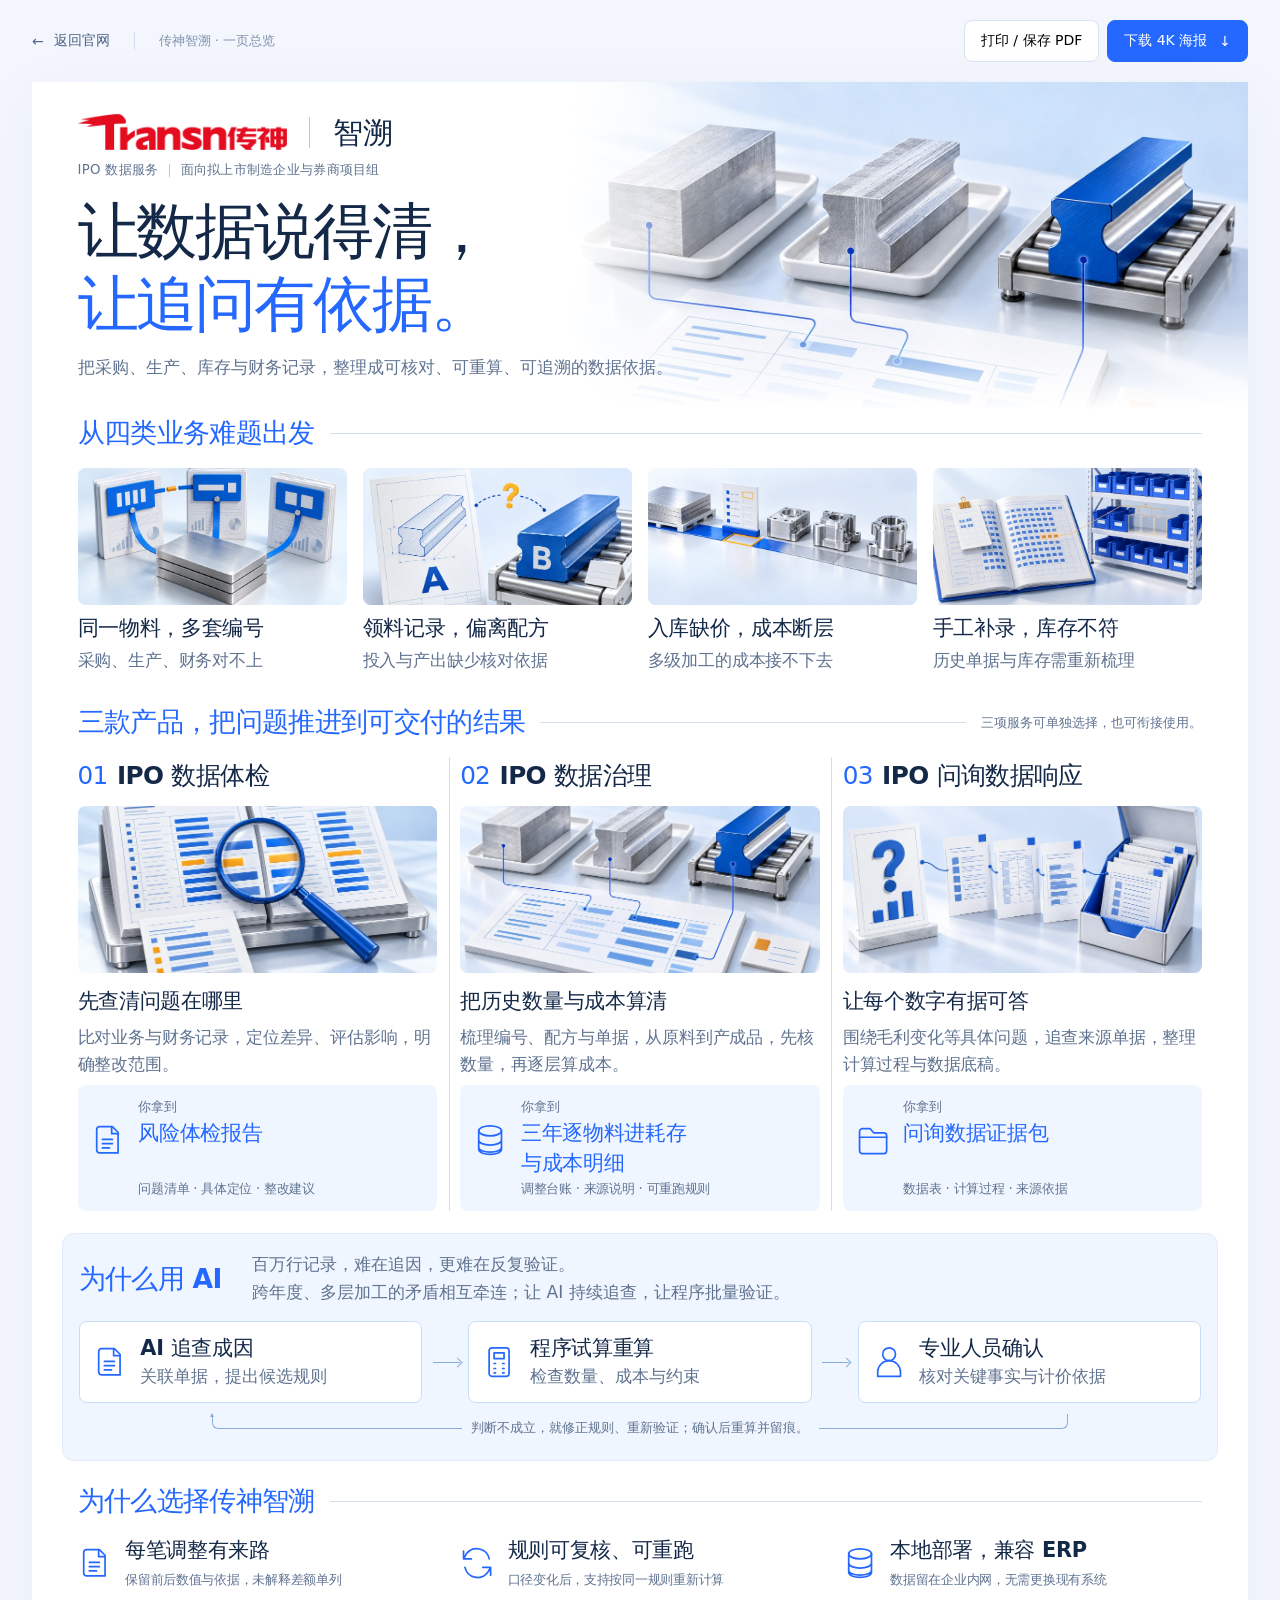
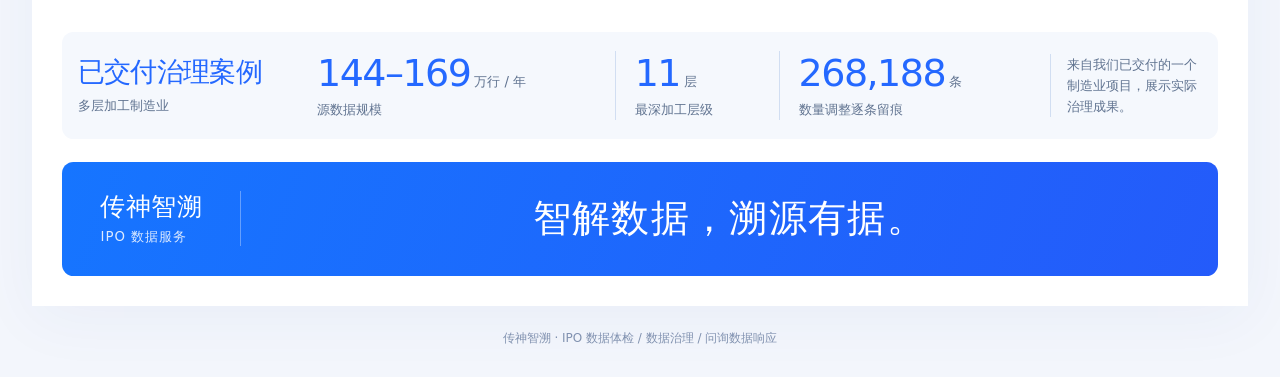
<file: overview.html>
<!doctype html>
<html lang="zh-CN">
<head>
  <meta charset="utf-8">
  <meta name="viewport" content="width=device-width, initial-scale=1">
  <title>传神智溯 · IPO 数据服务一页总览</title>
  <meta name="description" content="一页了解传神智溯：四类制造业数据难题，IPO 数据体检、数据治理与问询数据响应，以及 AI 追查、程序验证、专业确认的协作方式。">
  <meta name="theme-color" content="#2468ff">
  <meta property="og:title" content="传神智溯｜让数据说得清，让追问有依据。">
  <meta property="og:description" content="四类业务难题，三款数据服务。问题、方法、交付，一页讲清。">
  <meta property="og:image" content="assets/overview/zhisu-overview-4k.png">
  <link rel="icon" href="assets/favicon.svg" type="image/svg+xml">
  <link rel="stylesheet" href="overview.css?v=2">
</head>
<body>
  <a class="skip-link" href="#overview">跳至服务总览</a>
  <div class="page-tools" aria-label="页面工具">
    <a class="back-link" href="index.html"><span aria-hidden="true">←</span> 返回官网</a>
    <span class="tools-title">传神智溯 · 一页总览</span>
    <div class="tool-actions">
      <button class="tool-button print-button" type="button" data-print hidden>打印 / 保存 PDF</button>
      <a class="tool-button primary" href="assets/overview/zhisu-overview-4k.png?v=3" download="传神智溯-一页业务总览-4K.png">下载 4K 海报 <span aria-hidden="true">↓</span></a>
    </div>
  </div>

  <svg class="icon-definitions" xmlns="http://www.w3.org/2000/svg" aria-hidden="true"><defs>
    <symbol id="icon-document" viewBox="0 0 48 48"><path d="M12 5h18l8 8v29H12a4 4 0 0 1-4-4V9a4 4 0 0 1 4-4Z"/><path d="M29 5v10h9M16 23h14M16 29h14M16 35h10"/></symbol>
    <symbol id="icon-data" viewBox="0 0 48 48"><ellipse cx="24" cy="11" rx="16" ry="7"/><path d="M8 11v26c0 4 7 7 16 7s16-3 16-7V11M8 24c0 4 7 7 16 7s16-3 16-7M8 34c0 4 7 7 16 7s16-3 16-7"/></symbol>
    <symbol id="icon-folder" viewBox="0 0 48 48"><path d="M5 12a4 4 0 0 1 4-4h11l5 6h14a4 4 0 0 1 4 4v21a4 4 0 0 1-4 4H9a4 4 0 0 1-4-4Z"/><path d="M5 20h38"/></symbol>
    <symbol id="icon-calculator" viewBox="0 0 48 48"><rect x="10" y="4" width="28" height="40" rx="4"/><path d="M17 11h14v8H17Z"/><path d="M17 26h2m10 0h2M17 33h2m10 0h2M17 39h2m10 0h2"/></symbol>
    <symbol id="icon-person" viewBox="0 0 48 48"><circle cx="24" cy="13" r="9"/><path d="M8 44v-6a16 16 0 0 1 32 0v6Z"/></symbol>
    <symbol id="icon-repeat" viewBox="0 0 48 48"><path d="M41 18A18 18 0 0 0 9 11l-4 7m0-11v11h11M7 30a18 18 0 0 0 32 7l4-7m0 11V30H32"/></symbol>
    <symbol id="icon-arrow" viewBox="0 0 48 24"><path d="M2 12h42m-10-9 10 9-10 9"/></symbol>
  </defs></svg>

  <div class="poster-frame">
    <main class="overview-canvas" id="overview">
      <header class="hero">
        <img class="hero-art" src="assets/service-governance.webp" alt="原料、半成品与产成品，逐级关联到成本记录" width="1536" height="1024" fetchpriority="high">
        <div class="brand" aria-label="传神智溯">
          <img src="assets/transn-logo.png" alt="Transn 传神" width="464" height="80">
          <span class="brand-separator" aria-hidden="true"></span><span class="brand-name">智溯</span>
        </div>
        <p class="audience">IPO 数据服务 <span aria-hidden="true">｜</span> 面向拟上市制造企业与券商项目组</p>
        <h1>让数据说得清，<br><em>让追问有依据。</em></h1>
        <p class="hero-description">把采购、生产、库存与财务记录，整理成可核对、可重算、可追溯的数据依据。</p>
      </header>

      <section class="pain-section" aria-labelledby="pain-title">
        <div class="section-heading"><h2 id="pain-title">从四类业务难题出发</h2><span class="heading-line" aria-hidden="true"></span></div>
        <div class="pain-grid">
          <article class="pain-card">
            <img src="assets/pain-identity.webp" alt="同一叠物料对应采购、生产与财务的三套编号，记录之间无法直接对应" width="1536" height="1024">
            <h3>同一物料，多套编号</h3><p>采购、生产、财务对不上</p>
          </article>
          <article class="pain-card">
            <img src="assets/material-discrepancy.webp" alt="配方要求 A 料，实际领用 B 料，差异原因仍待核对" width="1448" height="1086">
            <h3>领料记录，偏离配方</h3><p>投入与产出缺少核对依据</p>
          </article>
          <article class="pain-card">
            <img src="assets/pain-price.webp" alt="原料入库记录缺少价格，后续加工成本的计算链条出现断点" width="1536" height="1024">
            <h3>入库缺价，成本断层</h3><p>多级加工的成本接不下去</p>
          </article>
          <article class="pain-card">
            <img src="assets/pain-stock.webp" alt="手工补录的库存台账与货架实际记录不一致，差额被标记出来" width="1536" height="1024">
            <h3>手工补录，库存不符</h3><p>历史单据与库存需重新梳理</p>
          </article>
        </div>
      </section>

      <section class="product-section" aria-labelledby="product-title">
        <div class="section-heading"><h2 id="product-title">三款产品，把问题推进到可交付的结果</h2><span class="heading-line" aria-hidden="true"></span><p class="section-note">三项服务可单独选择，也可衔接使用。</p></div>
        <div class="product-grid">
          <article class="product-card">
            <div class="product-heading"><span class="product-number">01</span><h3>IPO 数据体检</h3></div>
            <img class="product-art" src="assets/service-check.webp" alt="通过放大镜交叉比对业务与财务台账，定位异常记录" width="1536" height="1024">
            <h4>先查清问题在哪里</h4>
            <p class="product-description">比对业务与财务记录，定位差异、评估影响，明确整改范围。</p>
            <div class="deliverable"><span class="deliverable-icon"><svg aria-hidden="true"><use href="#icon-document"/></svg></span><div><span class="deliverable-label">你拿到</span><h5>风险体检报告</h5><p>问题清单 · 具体定位 · 整改建议</p></div></div>
          </article>
          <article class="product-card">
            <div class="product-heading"><span class="product-number">02</span><h3>IPO 数据治理</h3></div>
            <img class="product-art" src="assets/service-governance.webp" alt="从原料到产成品，将每个加工阶段与数量及成本明细逐一对应" width="1536" height="1024">
            <h4>把历史数量与成本算清</h4>
            <p class="product-description">梳理编号、配方与单据，从原料到产成品，先核数量，再逐层算成本。</p>
            <div class="deliverable"><span class="deliverable-icon"><svg aria-hidden="true"><use href="#icon-data"/></svg></span><div><span class="deliverable-label">你拿到</span><h5>三年逐物料进耗存<br>与成本明细</h5><p>调整台账 · 来源说明 · 可重跑规则</p></div></div>
          </article>
          <article class="product-card">
            <div class="product-heading"><span class="product-number">03</span><h3>IPO 问询数据响应</h3></div>
            <img class="product-art" src="assets/service-inquiry.webp" alt="从具体问询追查来源单据和计算过程，形成有序的数据证据包" width="1536" height="1024">
            <h4>让每个数字有据可答</h4>
            <p class="product-description">围绕毛利变化等具体问题，追查来源单据，整理计算过程与数据底稿。</p>
            <div class="deliverable"><span class="deliverable-icon"><svg aria-hidden="true"><use href="#icon-folder"/></svg></span><div><span class="deliverable-label">你拿到</span><h5>问询数据证据包</h5><p>数据表 · 计算过程 · 来源依据</p></div></div>
          </article>
        </div>
      </section>

      <section class="ai-section" aria-labelledby="ai-title">
        <div class="ai-heading"><h2 id="ai-title">为什么用 AI</h2><div><p>百万行记录，难在追因，更难在反复验证。</p><p>跨年度、多层加工的矛盾相互牵连；让 AI 持续追查，让程序批量验证。</p></div></div>
        <ol class="ai-workflow">
          <li><svg class="workflow-icon" aria-hidden="true"><use href="#icon-document"/></svg><div><h3>AI 追查成因</h3><p>关联单据，提出候选规则</p></div></li>
          <li><svg class="workflow-icon" aria-hidden="true"><use href="#icon-calculator"/></svg><div><h3>程序试算重算</h3><p>检查数量、成本与约束</p></div></li>
          <li><svg class="workflow-icon" aria-hidden="true"><use href="#icon-person"/></svg><div><h3>专业人员确认</h3><p>核对关键事实与计价依据</p></div></li>
        </ol>
        <div class="ai-loop"><span class="loop-left" aria-hidden="true"></span><p>判断不成立，就修正规则、重新验证；确认后重算并留痕。</p><span class="loop-right" aria-hidden="true"></span></div>
      </section>

      <section class="trust-section" aria-labelledby="trust-title">
        <div class="section-heading"><h2 id="trust-title">为什么选择传神智溯</h2><span class="heading-line" aria-hidden="true"></span></div>
        <div class="trust-grid">
          <article><svg aria-hidden="true"><use href="#icon-document"/></svg><div><h3>每笔调整有来路</h3><p>保留前后数值与依据，未解释差额单列</p></div></article>
          <article><svg aria-hidden="true"><use href="#icon-repeat"/></svg><div><h3>规则可复核、可重跑</h3><p>口径变化后，支持按同一规则重新计算</p></div></article>
          <article><svg aria-hidden="true"><use href="#icon-data"/></svg><div><h3>本地部署，兼容 ERP</h3><p>数据留在企业内网，无需更换现有系统</p></div></article>
        </div>
      </section>

      <section class="case-section" aria-label="单个已交付治理案例数据">
        <h2>已交付治理案例<span>多层加工制造业</span></h2>
        <dl class="case-metrics">
          <div><dt>源数据规模</dt><dd><strong>144–169</strong><span>万行 / 年</span></dd></div>
          <div><dt>最深加工层级</dt><dd><strong>11</strong><span>层</span></dd></div>
          <div><dt>数量调整逐条留痕</dt><dd><strong>268,188</strong><span>条</span></dd></div>
        </dl>
        <p class="case-note">来自我们已交付的一个制造业项目，展示实际治理成果。</p>
      </section>

      <footer class="closing" aria-label="传神智溯品牌理念">
        <div class="closing-brand"><span>传神智溯</span><small>IPO 数据服务</small></div>
        <p>智解数据，<br class="slogan-break">溯源有据。</p>
      </footer>
    </main>
  </div>
  <p class="page-caption">传神智溯 · IPO 数据体检 / 数据治理 / 问询数据响应</p>
  <script src="overview.js?v=1" defer></script>
</body>
</html>
</file>
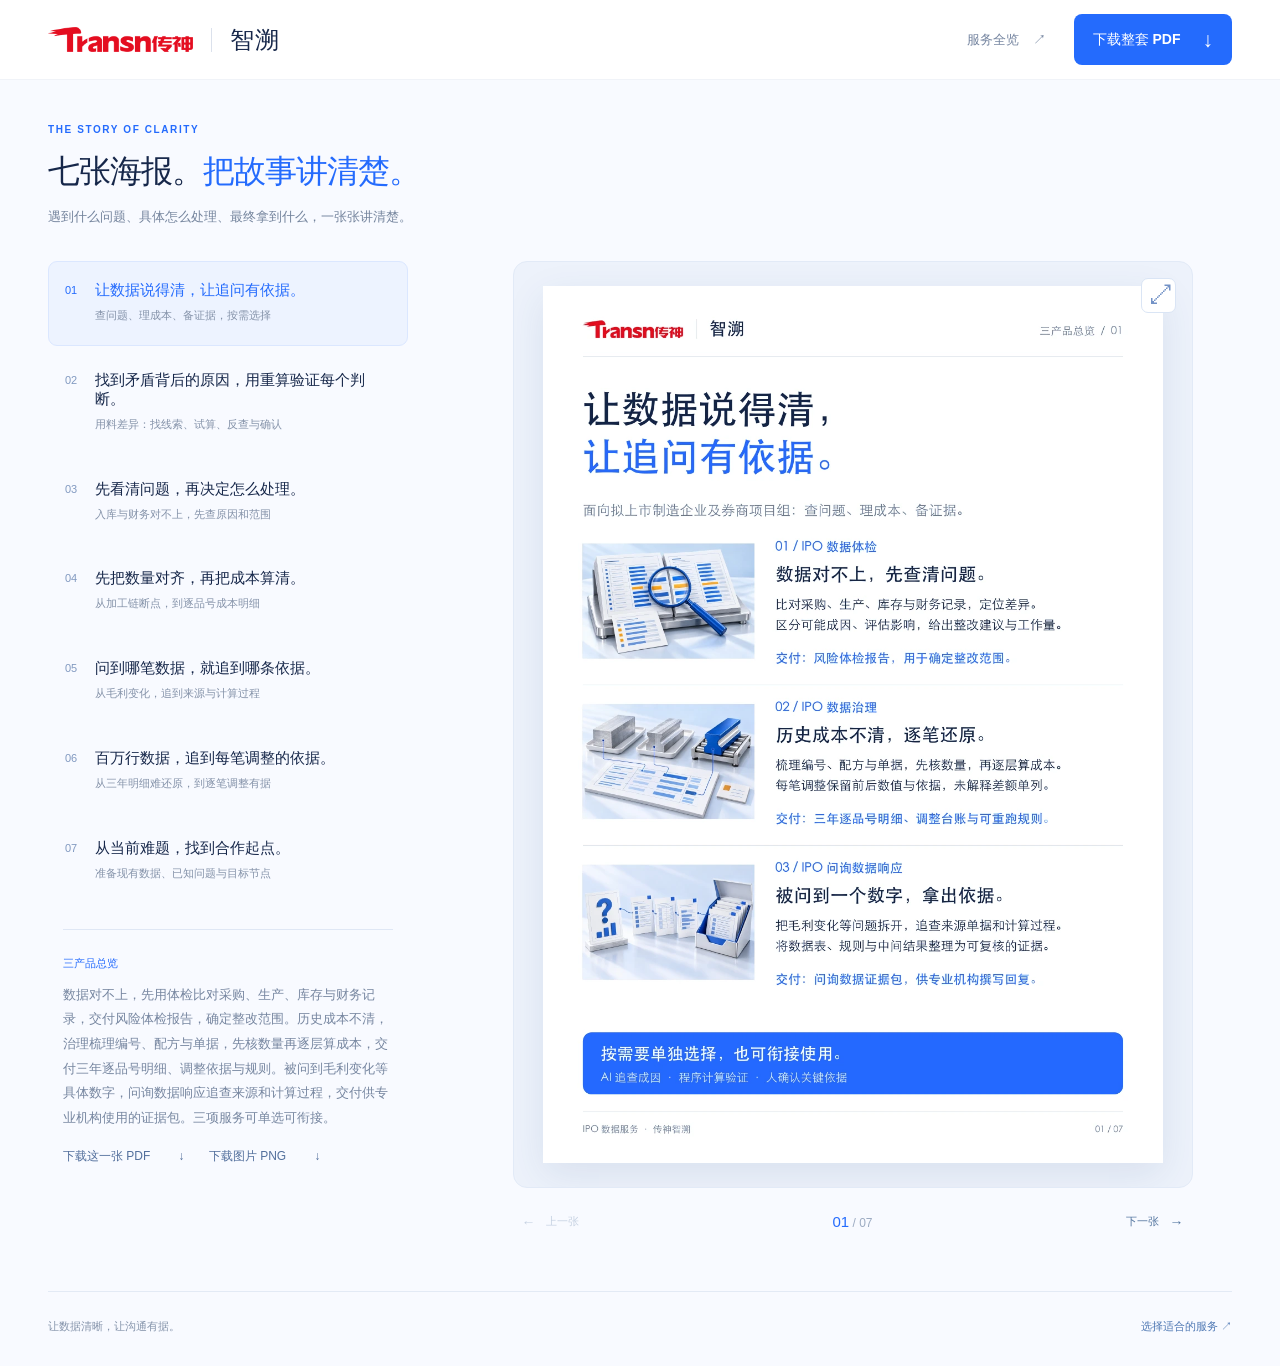
<file: story.html>
<!doctype html>
<html lang="zh-CN">
<head>
  <meta charset="utf-8">
  <meta name="viewport" content="width=device-width,initial-scale=1">
  <title>七张海报，看懂三项 IPO 数据服务｜传神智溯</title>
  <meta name="description" content="通过具体业务问题、处理步骤与交付成果，了解传神智溯的数据体检、数据治理与问询数据响应，按实际需要选择服务。">
  <meta name="theme-color" content="#ffffff">
  <link rel="stylesheet" href="styles.css?v=16">
  <link rel="stylesheet" href="story.css?v=16">
  <link rel="icon" href="assets/favicon.svg?v=16" type="image/svg+xml">
</head>
<body class="story-page">
  <header class="header">
    <div class="nav shell">
      <a class="brand" href="index.html" aria-label="返回传神智溯主页"><img src="assets/transn-logo.png?v=16" alt="Transn 传神" width="145" height="25"><span class="brand-divider"></span><span class="product-name">智溯</span></a>
      <a class="back-link" href="index.html">服务全览 <span>↗</span></a>
      <a class="button small" href="assets/posters/zhisu-story.pdf?v=16" download>下载整套 PDF <span>↓</span></a>
    </div>
  </header>
  <main class="story-main shell">
    <div class="story-header">
      <p class="eyebrow">THE STORY OF CLARITY</p>
      <h1>七张海报。<em>把故事讲清楚。</em></h1>
      <p>遇到什么问题、具体怎么处理、最终拿到什么，一张张讲清楚。</p>
    </div>
    <div class="story-layout">
      <aside class="story-sidebar">
        <div class="chapter-tabs" role="tablist" aria-label="七张海报故事章节" aria-orientation="vertical">
          <button class="chapter active" role="tab" id="chapter-0" aria-selected="true" aria-controls="poster-panel" aria-label="01 三产品总览：让数据说得清，让追问有依据。" tabindex="0" data-chapter="0"><span>01</span><div><strong>让数据说得清，让追问有依据。</strong><small>查问题、理成本、备证据，按需选择</small></div><span class="chapter-short" aria-hidden="true">三产品总览</span></button>
          <button class="chapter" role="tab" id="chapter-1" aria-selected="false" aria-controls="poster-panel" aria-label="02 为什么用AI：找到矛盾背后的原因，用重算验证每个判断。" tabindex="-1" data-chapter="1"><span>02</span><div><strong>找到矛盾背后的原因，用重算验证每个判断。</strong><small>用料差异：找线索、试算、反查与确认</small></div><span class="chapter-short" aria-hidden="true">为什么用AI</span></button>
          <button class="chapter" role="tab" id="chapter-2" aria-selected="false" aria-controls="poster-panel" aria-label="03 数据体检：先看清问题，再决定怎么处理。" tabindex="-1" data-chapter="2"><span>03</span><div><strong>先看清问题，再决定怎么处理。</strong><small>入库与财务对不上，先查原因和范围</small></div><span class="chapter-short" aria-hidden="true">数据体检</span></button>
          <button class="chapter" role="tab" id="chapter-3" aria-selected="false" aria-controls="poster-panel" aria-label="04 数据治理：先把数量对齐，再把成本算清。" tabindex="-1" data-chapter="3"><span>04</span><div><strong>先把数量对齐，再把成本算清。</strong><small>从加工链断点，到逐品号成本明细</small></div><span class="chapter-short" aria-hidden="true">数据治理</span></button>
          <button class="chapter" role="tab" id="chapter-4" aria-selected="false" aria-controls="poster-panel" aria-label="05 问询数据响应：问到哪笔数据，就追到哪条依据。" tabindex="-1" data-chapter="4"><span>05</span><div><strong>问到哪笔数据，就追到哪条依据。</strong><small>从毛利变化，追到来源与计算过程</small></div><span class="chapter-short" aria-hidden="true">问询数据响应</span></button>
          <button class="chapter" role="tab" id="chapter-5" aria-selected="false" aria-controls="poster-panel" aria-label="06 客户实践：百万行数据，追到每笔调整的依据。" tabindex="-1" data-chapter="5"><span>06</span><div><strong>百万行数据，追到每笔调整的依据。</strong><small>从三年明细难还原，到逐笔调整有据</small></div><span class="chapter-short" aria-hidden="true">客户实践</span></button>
          <button class="chapter" role="tab" id="chapter-6" aria-selected="false" aria-controls="poster-panel" aria-label="07 开始合作：从当前难题，找到合作起点。" tabindex="-1" data-chapter="6"><span>07</span><div><strong>从当前难题，找到合作起点。</strong><small>准备现有数据、已知问题与目标节点</small></div><span class="chapter-short" aria-hidden="true">开始合作</span></button>
        </div>
        <div class="story-context">
          <span id="chapter-category">三产品总览</span>
          <p id="chapter-description">数据对不上，先用体检比对采购、生产、库存与财务记录，交付风险体检报告，确定整改范围。历史成本不清，治理梳理编号、配方与单据，先核数量再逐层算成本，交付三年逐品号明细、调整依据与规则。被问到毛利变化等具体数字，问询数据响应追查来源和计算过程，交付供专业机构使用的证据包。三项服务可单选可衔接。</p>
          <a id="single-download" href="assets/posters/01.pdf?v=16" download>下载这一张 PDF <span>↓</span></a>
          <a id="single-image-download" href="assets/posters/01.png?v=16" download>下载图片 PNG <span>↓</span></a>
        </div>
      </aside>
      <div class="poster-viewer" role="tabpanel" id="poster-panel" aria-labelledby="chapter-0">
        <div class="poster-stage" id="poster-stage">
          <img id="poster-image" src="assets/posters/01.webp?v=16" alt="01 三产品总览：让数据说得清，让追问有依据。" width="1120" height="1584">
          <button class="expand-poster" id="expand-poster" aria-label="放大当前海报">⤢</button>
        </div>
        <div class="poster-toolbar">
          <button id="poster-prev" aria-label="上一张海报" disabled>← <span>上一张</span></button>
          <div aria-live="polite"><strong id="poster-counter">01</strong><span> / 07</span></div>
          <button id="poster-next" aria-label="下一张海报"><span>下一张</span> →</button>
        </div>
      </div>
    </div>
    <div class="story-bottom"><p>让数据清晰，让沟通有据。</p><a href="index.html#start">选择适合的服务 ↗</a></div>
  </main>
  <dialog class="poster-dialog" id="poster-dialog" aria-label="放大查看当前海报">
    <button id="close-poster" aria-label="关闭放大海报">×</button>
    <img id="expanded-image" src="assets/posters/01.webp?v=16" alt="01 三产品总览：让数据说得清，让追问有依据。" width="1120" height="1584">
    <div class="zoom-hint">滚动查看完整海报 · 按 Esc 关闭</div>
  </dialog>
  <script src="story.js?v=16"></script>
</body>
</html>
</file>
<file: styles.css>
:root{--blue:#246bfd;--blue-dark:#1557df;--navy:#16274a;--text:#24324d;--muted:#69758a;--line:#e5eaf3;--pale:#f5f8ff;--radius:20px;font-family:Inter,"SF Pro Display",-apple-system,BlinkMacSystemFont,"PingFang SC","Microsoft YaHei",sans-serif;color:var(--navy);font-synthesis:none}*{box-sizing:border-box}html{scroll-behavior:smooth;scroll-padding-top:100px}body{margin:0;background:white;-webkit-font-smoothing:antialiased}button,input,select,textarea{font:inherit}button,a{-webkit-tap-highlight-color:transparent}button{cursor:pointer}a{color:inherit;text-decoration:none}button:focus-visible,a:focus-visible,input:focus-visible,select:focus-visible,textarea:focus-visible,summary:focus-visible{outline:3px solid #6d9fff;outline-offset:5px}h1,h2,h3,h4,p{margin:0}em{font-style:normal;color:var(--blue)}button{color:inherit}svg{display:block}img{max-width:100%;height:auto}.shell{width:min(1240px,calc(100% - 96px));margin:auto}.header{height:80px;background:#ffffffed;border-bottom:1px solid #f0f3f8;position:sticky;top:0;z-index:50;backdrop-filter:blur(16px)}.nav{height:100%;display:flex;align-items:center;justify-content:space-between;gap:28px}.brand{display:flex;align-items:center;gap:18px;flex-shrink:0}.brand img{width:145px;height:25px;object-fit:contain}.brand-divider{height:24px;width:1px;background:#dbe1ec}.product-name{font-weight:650;font-size:24px;letter-spacing:.04em}.nav nav{display:flex;gap:28px;font-size:14px;color:#536077}.nav nav a:hover{color:var(--blue)}.nav-actions{display:flex;align-items:center;gap:22px}.text-button{border:0;background:none;padding:0;font-size:14px}.text-button:hover{color:var(--blue)}.play-icon{font-size:21px;vertical-align:-1px;margin-right:3px}.button{display:inline-flex;align-items:center;justify-content:center;gap:32px;border:1px solid transparent;background:var(--blue);color:white;border-radius:8px;font-size:16px;font-weight:550;padding:17px 24px;line-height:1.2;transition:background .2s,transform .2s,box-shadow .2s}.button:hover{background:var(--blue-dark);box-shadow:0 7px 20px #246bfd22;transform:translateY(-2px)}.button span{font-size:21px;font-weight:400}.button.small{font-size:14px;padding:12px 18px;gap:22px}.link-button{display:inline-flex;align-items:center;gap:24px;font-size:15px;font-weight:500}.link-button:hover{color:var(--blue)}.menu-button{display:none;background:none;border:0;font-size:24px}.mobile-nav{background:#fff;padding:18px 24px;border-bottom:1px solid var(--line)}.mobile-nav a{display:block;padding:13px}.skip{position:fixed;left:20px;top:-100px;background:#fff;z-index:100;padding:16px}.skip:focus{top:10px}.eyebrow{font-size:12px;letter-spacing:.1em;font-weight:600;color:var(--blue);display:flex;align-items:center;gap:10px}.blue-square{height:8px;width:8px;background:var(--blue);border-radius:2px}.hero{overflow:hidden;background:linear-gradient(180deg,#fff 70%,#f9fbff)}.hero-grid{display:grid;grid-template-columns:1fr 1fr;align-items:center;min-height:610px;position:relative;padding-top:28px;padding-bottom:38px}.hero-copy{z-index:2}.hero h1{font-size:clamp(43px,4.5vw,64px);font-weight:650;letter-spacing:-.045em;line-height:1.35;margin:24px 0 24px;white-space:nowrap}.hero-description{font-size:19px;line-height:1.8;color:#627087}.hero-actions{display:flex;align-items:center;gap:30px;margin-top:32px}.hero-audience{font-size:12px;color:#8a94a6;margin-top:24px;letter-spacing:.03em}.hero-art{position:relative;width:118%;margin-left:-7%;display:flex;align-items:center;justify-content:center;min-height:470px}.hero-art img{width:100%;position:relative;mix-blend-mode:multiply;z-index:1}.art-orbit{position:absolute;width:90%;height:90%;border-radius:50%;background:radial-gradient(ellipse,#edf4ff88,transparent 65%)}.art-label{position:absolute;background:#ffffffed;box-shadow:0 8px 36px #2e589c12;border:1px solid #e8eef9;border-radius:8px;padding:12px 17px;display:flex;align-items:center;gap:10px;font-size:12px;z-index:3;color:#566781}.label-one{left:9%;top:30%;transform:rotate(-5deg)}.label-one i{width:7px;height:7px;border:2px solid #9fbae9;transform:rotate(45deg)}.label-two{right:6%;bottom:20%;transform:rotate(4deg)}.check-circle{border-radius:50%;background:#e8f0ff;color:var(--blue);font-size:12px;display:inline-flex;align-items:center;justify-content:center;width:24px;height:24px;flex-shrink:0}.art-caption{position:absolute;bottom:6%;right:22%;letter-spacing:.2em;font-size:9px;color:#a1b0c5}.hero-proof{display:grid;grid-template-columns:1fr 1fr 1fr 1fr;padding:30px 0 35px;border-top:1px solid var(--line)}.hero-proof>div{padding-left:32px;border-right:1px solid var(--line)}.hero-proof>div:first-child{padding-left:0}.hero-proof strong{font-size:25px;font-weight:600;letter-spacing:.01em}.hero-proof strong span{font-size:15px;color:#60718c;font-weight:400;margin-left:8px}.hero-proof p{font-size:12px;color:#79869b;margin-top:10px}.proof-download{padding-left:35px;align-self:center;font-size:14px;font-weight:550}.proof-download>span{padding-left:30px;color:var(--blue);font-size:20px}.proof-download small{display:block;color:#8995a8;margin-top:9px;font-weight:400;font-size:11px}.section{padding:110px 0}.section-head{display:flex;justify-content:space-between;align-items:flex-end;margin-bottom:52px;gap:45px}.section h2,.trust-section h2{font-size:42px;line-height:1.42;font-weight:600;letter-spacing:-.035em;margin-top:20px}.section-intro{font-size:16px;color:var(--muted);line-height:1.95;padding-bottom:7px}.section-intro span{display:block;color:#9aa4b5;font-size:13px;margin-top:8px}.challenge-grid{display:grid;grid-template-columns:1fr 1.14fr;gap:70px;align-items:center}.issue-list{display:flex;flex-direction:column;gap:8px}.issue{background:white;border:1px solid transparent;text-align:left;display:flex;align-items:center;gap:22px;padding:22px 24px;border-radius:12px;width:100%;transition:.2s}.issue.active{background:#f0f5ff;border-color:#e6edff}.issue-number{font-size:12px;align-self:flex-start;margin-top:4px;color:#8b9bb8;font-variant-numeric:tabular-nums}.issue.active .issue-number{color:var(--blue)}.issue strong{display:block;font-size:18px;font-weight:550}.issue small{display:block;margin-top:9px;color:#8490a4;font-size:13px}.issue-arrow{margin-left:auto;font-size:23px;color:#a2b6d8}.issue.active .issue-arrow{color:var(--blue)}.issue:hover{background:#f7f9fd}.issue-panel{padding:28px 32px;border-radius:18px;background:linear-gradient(140deg,#f9fbff,#eef4ff);border:1px solid #e7eefc;min-height:413px}.panel-top{display:flex;align-items:center;justify-content:space-between;font-size:12px;color:#61728e;margin-bottom:28px}.panel-top>span{display:flex;gap:8px;align-items:center}.panel-top small{font-size:10px;color:#9aa7bd}.status-dot{width:6px;height:6px;background:var(--blue);border-radius:50%}.source-tiles{display:grid;grid-template-columns:repeat(3,1fr);gap:12px}.source-tiles>div{padding:14px 9px;text-align:center;font-size:10px;color:#7d8da7;background:white;border:1px solid #e2eaf7;border-radius:8px}.source-tiles b{display:block;margin-top:7px;font-size:13px;color:#526786;font-weight:500}.connector-line{height:38px;text-align:center;color:#8faedd;display:grid;place-items:center}.connector-line span{height:25px;display:block}.process-rule{display:flex;gap:14px;align-items:center;background:var(--blue);color:white;border-radius:8px;padding:17px 20px;box-shadow:0 6px 18px #246bfd17}.rule-symbol{font-size:32px;color:#b6d3ff}.process-rule div>span{font-size:10px;color:#c3d7ff}.process-rule strong{display:block;font-size:14px;margin-top:7px;font-weight:500}.result-line{display:flex;gap:14px;background:#fff;border:1px solid #e3ebf7;border-radius:8px;padding:18px}.result-line strong{font-size:14px;font-weight:500}.result-line p{font-size:11px;color:#8190a7;line-height:1.6;margin-top:7px}.demo-note{font-size:10px;color:#8c9bb1;line-height:1.6;margin-top:18px;text-align:center}.method-section{background:#f7f9fd}.center-heading{text-align:center}.center-heading .eyebrow{justify-content:center}.center-heading>p:last-child{font-size:16px;color:#7e8a9f;line-height:1.8;margin-top:22px}.method-steps{display:grid;grid-template-columns:repeat(3,1fr);gap:56px;margin-top:65px}.method-steps article{border-top:1px solid #dce5f4;padding-top:22px}.step-top{display:flex;align-items:center;justify-content:space-between}.step-top>span:last-child{font-size:12px;color:#9aaccc}.step-icon{width:52px;height:52px;background:#e9f0ff;border-radius:12px;display:grid;place-items:center}.step-icon svg{width:30px;height:30px;fill:none;stroke:#3478ff;stroke-width:1.6;stroke-linecap:round;stroke-linejoin:round}.method-steps h3{font-size:21px;font-weight:550;margin:24px 0 14px}.method-steps p{font-size:14px;line-height:1.9;color:#7a879c}.agent-detail{border-top:1px solid #e1e8f5;margin-top:48px;padding-top:20px;color:#6b7d98;font-size:13px}.agent-detail summary{display:flex;justify-content:space-between;cursor:pointer}.agent-detail p{max-width:850px;line-height:1.9;margin-top:16px}.delivery-grid{display:grid;grid-template-columns: .85fr 1.4fr;gap:64px}.deliver-tabs{display:flex;flex-direction:column;gap:3px}.deliver-tabs button{border:0;border-radius:9px;background:white;padding:18px 18px 18px 0;display:flex;align-items:center;gap:18px;text-align:left;transition:.2s}.deliver-tabs button>span{font-size:11px;align-self:flex-start;padding-top:4px;color:#9aa7bc}.deliver-tabs button strong{font-size:17px;font-weight:550}.deliver-tabs button p{font-size:12px;color:#8a96ab;margin-top:8px}.deliver-tabs button>b{margin-left:auto;visibility:hidden;font-size:23px;font-weight:400}.deliver-tabs button.active{background:#f0f5ff;padding-left:18px}.deliver-tabs button.active strong,.deliver-tabs button.active>span,.deliver-tabs button.active>b{color:var(--blue);visibility:visible}.deliver-tabs button:hover{background:#f6f9ff}.deliver-preview{border:1px solid #dce5f5;box-shadow:0 20px 50px #2b5aab0b;border-radius:15px;background:#fff;overflow:hidden;align-self:center;min-width:0}.preview-toolbar{display:flex;align-items:center;gap:10px;padding:22px;background:#f6f9ff;font-size:13px;border-bottom:1px solid #e4ebf7}.file-icon{font-size:20px;color:var(--blue)}.preview-badge{margin-left:auto;font-size:9px;color:#889bb9;background:#e9f0fc;border-radius:4px;padding:5px 7px;white-space:nowrap}.preview-body{padding:25px;min-height:335px}.table-title{display:flex;justify-content:space-between;margin-bottom:20px;align-items:center}.table-title h3{font-size:15px;font-weight:550}.table-title span{color:#a4b1c5;font-size:10px}.table-wrap{overflow-x:auto}.preview-table{border-collapse:collapse;width:100%;font-size:11px;white-space:nowrap}.preview-table th{text-align:left;font-weight:500;color:#8799b5;padding:12px 10px;background:#f8faff;border-bottom:1px solid #e9eef7}.preview-table td{padding:15px 10px;border-bottom:1px solid #eef2f8;color:#50627e}.preview-table th:first-child,.preview-table td:first-child{padding-left:8px}.pill{font-size:9px;padding:5px 7px;border-radius:4px;display:inline-block;white-space:nowrap}.pill.blue{color:#3977e5;background:#edf3ff}.pill.gray{color:#73829b;background:#f0f3f7}.pill.amber{color:#9b772a;background:#fff6df}.preview-explain{font-size:12px;color:#7a8da9;line-height:1.8;margin-top:22px;display:flex;gap:9px;align-items:flex-start}.preview-explain span{color:var(--blue)}.preview-foot{padding:15px 24px;border-top:1px solid #eaf0f9;display:flex;justify-content:space-between;font-size:9px;color:#9cabc2}.rule-code{padding:18px 20px;background:#f6f9ff;border-radius:8px;font-size:12px;line-height:2.4;color:#567293}.rule-code b{font-weight:500;color:var(--blue)}.trust-section{padding:80px 0;background:#102754;color:#fff;position:relative;overflow:hidden}.trust-section::after{content:"";width:500px;height:500px;border:1px solid #2b4e7c;border-radius:50%;position:absolute;left:-180px;top:60px;pointer-events:none}.trust-grid{display:grid;grid-template-columns:1fr 1.15fr;gap:100px;position:relative;z-index:1}.trust-section .eyebrow{color:#89b4ff}.trust-section h2{font-size:36px;margin-top:25px}.trust-points article{display:flex;gap:26px;padding:20px 0;border-bottom:1px solid #2a4169}.trust-points article:first-child{padding-top:0}.trust-points article:last-child{border-bottom:0;padding-bottom:0}.trust-points article>span{color:#5b85c5;font-size:11px;padding-top:6px}.trust-points h3{font-size:18px;font-weight:500}.trust-points p{margin-top:10px;color:#9fb2d1;font-size:13px;line-height:1.8}.case-status{display:flex;align-items:center;gap:9px;font-size:12px;color:var(--blue);padding-bottom:12px;white-space:nowrap}.case-status i{width:6px;height:6px;background:var(--blue);border-radius:50%}.case-card{padding:40px 42px;background:#f6f9ff;border:1px solid #e6edf9;border-radius:18px}.case-title{display:flex;align-items:center;gap:20px}.case-industry-icon{width:64px;height:64px;background:#eaf1ff;border-radius:14px;display:grid;place-items:center}.case-industry-icon svg{width:43px;height:43px;stroke:#6994e9;fill:none;stroke-width:2;stroke-linejoin:round}.case-tags{color:#7f93b1;font-size:11px}.case-title h3{margin-top:9px;font-size:22px;font-weight:550}.case-anonymous{margin-left:auto;color:#a4b3cb;font-size:11px}.case-stages{display:grid;grid-template-columns:1fr 1fr 1fr;gap:42px;margin-top:38px;padding-top:28px;border-top:1px solid #dfe7f5}.case-stages article+article{border-left:1px solid #dfe7f5;padding-left:32px}.case-stages article>span{font-size:11px;color:#8fa4c6}.case-stages h4{font-weight:550;font-size:20px;line-height:1.6;margin:16px 0 12px}.case-stages p{font-size:13px;line-height:1.9;color:#7d8ca3}.case-note{font-size:10px;color:#a0adc0;margin-top:32px;line-height:1.8}.start-section{padding-top:20px}.cooperation-grid{display:grid;grid-template-columns:1fr 1fr;gap:110px;align-items:start}.cooperation-steps{padding:0;list-style:none;margin:0}.cooperation-steps li{display:flex;gap:20px;padding-bottom:32px;position:relative}.cooperation-steps li:not(:last-child):after{content:"";position:absolute;top:40px;left:18px;width:1px;height:calc(100% - 42px);background:#e2eaff}.cooperation-steps li>span{display:grid;place-items:center;flex-shrink:0;width:37px;height:37px;border-radius:50%;background:#edf3ff;color:var(--blue);font-size:12px}.cooperation-steps h3{font-size:18px;font-weight:550;padding-top:5px}.cooperation-steps p{margin-top:10px;font-size:14px;color:#7f8da3;line-height:1.8}.commercial-detail{border-top:1px solid var(--line);margin-top:14px;padding-top:24px}.commercial-detail summary{list-style:none;font-size:14px;display:flex;justify-content:space-between;cursor:pointer}.commercial-detail p{font-size:12px;color:#8090a8;line-height:1.9;margin-top:22px}.commercial-detail strong{font-weight:500;color:#435674}.brief-form{border-radius:16px;padding:34px;background:#f6f9ff;border:1px solid #e4ecfa}.form-heading{display:flex;align-items:center;justify-content:space-between}.form-heading h3{font-size:21px;font-weight:550}.form-heading span{font-size:10px;color:#8da3c5}.brief-form>p{font-size:12px;color:#8192ac;margin-top:12px;line-height:1.8}.field-label{display:flex;gap:10px;font-size:12px;font-weight:500;margin:23px 0 9px}.field-label span{color:#9caac0;font-size:10px;font-weight:400}input[type=text],select{width:100%;height:43px;border:1px solid #dce5f3;background:#fff;border-radius:7px;padding:0 12px;font-size:12px;color:#5a6d8d}input::placeholder{color:#a9b5c9}fieldset{border:0;padding:0;margin:23px 0 0}legend{font-size:12px;margin-bottom:12px;font-weight:500}legend span{margin-left:10px;font-size:10px;color:#9caac0;font-weight:400}.checkbox-label{display:flex;align-items:center;gap:9px;font-size:12px;color:#6f829f;padding:6px 0;cursor:pointer}.checkbox-label input{width:15px;height:15px;margin:0;accent-color:var(--blue)}.form-submit{width:100%;margin-top:24px;justify-content:space-between;font-size:14px;padding:14px 18px}.brief-form .privacy-note{font-size:10px;color:#97a6bf;text-align:center;margin-top:12px}.faq-section{background:#fafbfd;padding:90px 0}.faq-grid{display:grid;grid-template-columns:1fr 1.5fr;gap:80px}.faq-grid .link-button{margin-top:32px;font-size:13px;color:#7f92b0}.faq-list details{border-bottom:1px solid #e2e9f4}.faq-list details:first-child{border-top:1px solid #e2e9f4}.faq-list summary{cursor:pointer;list-style:none;display:flex;justify-content:space-between;align-items:center;font-size:15px;padding:23px 0;font-weight:500;gap:25px}.faq-list summary>span{font-weight:400;font-size:18px;color:#8fa6ca}.faq-list p{font-size:13px;color:#7c8ba3;line-height:1.95;margin-bottom:24px;padding-right:30px}summary::-webkit-details-marker{display:none}details[open]>summary>span:last-child{transform:rotate(45deg)}.closing{background:#246bfd;color:white;padding:52px 0}.closing>.shell{display:flex;align-items:center;justify-content:space-between}.closing p{font-size:32px;font-weight:550;letter-spacing:-.025em}.button.white{background:white;color:var(--blue);font-size:14px;padding:16px 22px}.button.white:hover{background:#f0f5ff}footer{padding:48px 0 26px}.footer-top{display:flex;align-items:center;justify-content:space-between}.footer-top>div{display:flex;gap:26px;font-size:12px;color:#8190a7}.footer-top .text-button{font-size:12px}.footer-top .brand img{width:127px;height:auto}.footer-top .product-name{font-size:21px}footer .shell>p{margin-top:26px;font-size:11px;color:#8997ac}.footer-bottom{border-top:1px solid #edf1f6;margin-top:30px;padding-top:22px;display:flex;justify-content:space-between;gap:30px;color:#a5b0c2}.footer-bottom small{font-size:9px;line-height:1.8}.footer-bottom>span{font-size:9px;letter-spacing:.12em;white-space:nowrap}.presenter{position:fixed;left:50%;bottom:24px;transform:translateX(-50%);width:min(1080px,calc(100% - 48px));border:1px solid #344c7c;background:#102754f5;backdrop-filter:blur(20px);color:white;border-radius:14px;z-index:60;padding:20px 24px;box-shadow:0 12px 50px #10275450;display:flex;align-items:center;gap:24px}.presenter[hidden]{display:none}.presenter-title{flex:0 0 90px}.presenter-title>span{display:block;font-size:10px;color:#80a5df;letter-spacing:.1em;margin-bottom:6px}.presenter-title>strong{font-weight:500;font-size:13px}.presenter p{font-size:12px;color:#bdcce4;line-height:1.7;margin-right:auto}.presenter-controls{display:flex;gap:8px;flex-shrink:0}.presenter-controls button{background:#294375;border:1px solid #3a5683;color:#e0ebff;border-radius:6px;padding:9px 13px}.presenter-controls button:disabled{opacity:.3;cursor:default}body.presenting{padding-bottom:100px}dialog{border:1px solid #d9e4f7;border-radius:16px;width:min(660px,calc(100% - 32px));padding:32px;color:var(--navy);box-shadow:0 25px 100px #12346430}dialog::backdrop{background:#0e244970;backdrop-filter:blur(5px)}.dialog-header{display:flex;align-items:flex-start;justify-content:space-between;gap:20px}.dialog-header h2{font-size:27px;margin-top:12px;font-weight:600}.dialog-close{background:none;border:0;font-size:28px;color:#8a9ab4;padding:0}.dialog-header .eyebrow{font-size:10px}dialog>p{font-size:12px;line-height:1.8;color:#8292ac;margin:15px 0}dialog textarea{resize:vertical;width:100%;border:1px solid #dce5f5;background:#f8faff;border-radius:8px;padding:18px;font-size:13px;line-height:1.8;color:#516687}.dialog-actions{display:flex;gap:12px;margin-top:18px}.dialog-actions .button{font-size:13px;padding:12px 18px}.button.secondary{background:#fff;border-color:#d5e2f8;color:var(--blue)}#copy-status{margin-bottom:0;min-height:20px;color:var(--blue)}
@media(min-width:1600px){.hero-grid{min-height:670px}.hero h1{font-size:66px}.hero-art{width:125%;margin-left:-9%}}@media(max-width:1150px){.shell{width:calc(100% - 64px)}.nav{gap:20px}.nav nav{gap:19px;font-size:12px}.nav-actions{gap:15px}.nav-actions .presentation-trigger{display:none}.brand{gap:12px}.brand img{width:125px;height:auto}.hero-grid{min-height:560px}.hero h1{font-size:48px}.hero-description{font-size:17px}.hero-actions{gap:22px}.hero-proof>div{padding-left:24px}.hero-proof p{font-size:10px}.proof-download{padding-left:22px}.challenge-grid{gap:35px}.issue{padding:20px 16px;gap:15px}.issue strong{font-size:16px}.issue-panel{padding:24px}.delivery-grid{gap:38px}.preview-toolbar{padding:18px}.preview-badge{font-size:8px}.trust-grid{gap:60px}.cooperation-grid{gap:65px}.section{padding:85px 0}.start-section{padding-top:20px}.hero-art{min-height:420px}.hero-audience{font-size:11px}.hero-proof strong{font-size:23px}.case-stages{gap:25px}.case-stages article+article{padding-left:22px}}@media(max-width:850px){.nav nav{display:none}.menu-button{display:block}.nav-actions{margin-left:auto}.hero-grid{grid-template-columns:1fr 1fr;min-height:500px}.hero h1{font-size:38px}.hero-description{font-size:15px}.hero-art{width:130%;margin-left:-14%;min-height:350px}.hero-actions{gap:20px;flex-wrap:wrap}.hero-actions .button{padding:14px 17px;font-size:14px;gap:20px}.hero-actions .link-button{font-size:13px}.hero-proof{grid-template-columns:repeat(3,1fr)}.proof-download{display:none}.hero-proof>div:last-of-type{border:0}.section h2{font-size:34px}.section-intro{font-size:14px}.challenge-grid{grid-template-columns:1fr;gap:28px}.issue-list{display:grid;grid-template-columns:1fr 1fr;gap:10px}.issue{border-color:#eaf0fa}.issue small{font-size:11px}.issue strong{font-size:15px}.issue-arrow{font-size:18px}.issue-panel{max-width:600px;width:100%;margin:auto}.method-steps{gap:28px}.method-steps h3{font-size:18px}.method-steps p{font-size:12px}.delivery-grid{grid-template-columns:1fr;gap:25px}.deliver-tabs{display:grid;grid-template-columns:repeat(5,1fr);gap:6px}.deliver-tabs button{display:block;padding:14px 9px;border:1px solid #e7edf8}.deliver-tabs button.active{padding:14px 9px}.deliver-tabs button>b,.deliver-tabs button p{display:none}.deliver-tabs button>span{display:block;margin-bottom:8px}.deliver-tabs button strong{font-size:12px}.trust-grid{grid-template-columns:1fr 1.25fr;gap:40px}.trust-section h2{font-size:28px}.trust-points p{font-size:12px}.trust-points h3{font-size:16px}.case-card{padding:30px}.case-title h3{font-size:20px}.case-stages h4{font-size:17px}.case-stages p{font-size:12px}.case-stages{gap:20px}.case-anonymous{display:none}.cooperation-grid{gap:40px}.brief-form{padding:25px}.form-heading h3{font-size:17px}.faq-grid{gap:50px}.closing p{font-size:26px}.footer-top>div{gap:17px}.presenter{gap:15px;padding:18px}.presenter p{font-size:11px}.presenter-title{flex-basis:75px}.presenter-controls{gap:5px}.presenter-controls button{padding:8px 10px}}@media(max-width:600px){html{scroll-padding-top:80px}.shell{width:calc(100% - 40px)}.header{height:67px}.brand{gap:11px}.brand img{width:115px}.brand-divider{height:20px}.product-name{font-size:20px}.nav-actions .button{padding:9px 12px;font-size:11px;gap:9px}.nav-actions .button span{font-size:17px}.nav{gap:12px}.menu-button{font-size:20px;padding:3px}.hero-grid{grid-template-columns:1fr;padding-top:40px;padding-bottom:0;min-height:0}.hero-copy{position:relative;z-index:3}.hero .eyebrow{font-size:10px}.hero h1{font-size:clamp(35px,9.5vw,48px);line-height:1.37;margin:19px 0}.hero-description{font-size:15px;line-height:1.85}.hero-actions{gap:25px;margin-top:23px;flex-wrap:nowrap}.hero-audience{font-size:10px;margin-top:18px}.hero-art{width:116%;margin-left:-8%;min-height:285px;height:300px;margin-top:0}.hero-art img{height:100%;object-fit:contain}.art-label{padding:9px 12px;font-size:10px}.label-one{left:8%;top:21%}.label-two{right:8%;bottom:16%}.art-caption{font-size:8px;bottom:3%}.hero-proof{padding:24px 0 28px}.hero-proof>div{padding-left:14px}.hero-proof strong{font-size:20px}.hero-proof strong span{display:block;font-size:11px;margin-left:0;margin-top:6px}.hero-proof p{font-size:9px;line-height:1.65;margin-top:9px;max-width:90px}.section{padding:65px 0}.section-head{display:block;margin-bottom:30px}.section h2{font-size:30px;line-height:1.5;margin-top:14px}.eyebrow{font-size:10px}.section-intro{font-size:13px;line-height:1.85;margin-top:21px}.section-intro span{font-size:11px;margin-top:6px}.section-intro br{display:none}.issue-list{gap:8px}.issue{padding:16px 12px;gap:8px;border-radius:9px}.issue.active{padding:16px 12px}.issue-number{font-size:9px;margin-top:3px}.issue strong{font-size:12px}.issue small{font-size:10px;line-height:1.7;margin-top:7px}.issue-arrow{display:none}.issue-panel{padding:22px 18px;min-height:390px}.source-tiles{gap:7px}.source-tiles>div{font-size:9px;padding:13px 5px}.source-tiles b{font-size:11px}.panel-top{margin-bottom:23px;font-size:11px}.panel-top small{font-size:8px}.process-rule{padding:15px 12px;gap:11px}.process-rule strong{font-size:12px}.result-line{padding:15px;gap:10px}.result-line strong{font-size:12px}.result-line p{font-size:10px}.demo-note{font-size:8px}.center-heading>p:last-child{font-size:12px;margin-top:18px;padding:0 10px}.method-steps{grid-template-columns:1fr;gap:26px;margin-top:38px}.method-steps article{display:grid;grid-template-columns:52px 1fr;column-gap:20px;padding-top:20px}.step-top{grid-row:1/3;display:block;position:relative}.step-top>span:last-child{display:block;font-size:9px;text-align:center;margin-top:10px}.step-icon{width:44px;height:44px;border-radius:10px}.step-icon svg{width:26px;height:26px}.method-steps h3{font-size:18px;margin:0 0 10px}.method-steps p{font-size:12px;line-height:1.8}.method-steps p br{display:none}.agent-detail{font-size:11px;margin-top:30px}.agent-detail p{font-size:11px}.deliver-tabs{grid-template-columns:repeat(5,1fr);gap:4px}.deliver-tabs button{padding:11px 6px}.deliver-tabs button.active{padding:11px 6px}.deliver-tabs button strong{font-size:10px;line-height:1.5;display:block}.deliver-tabs button>span{font-size:9px;padding:0}.deliver-preview{border-radius:10px}.preview-toolbar{padding:14px 12px;font-size:11px;gap:7px}.preview-badge{display:none}.preview-body{padding:20px 12px;min-height:307px}.preview-foot{font-size:7px;padding:13px 12px;gap:10px}.preview-table{font-size:9px}.preview-table td{padding:14px 7px}.preview-table th{padding:10px 7px}.pill{font-size:8px;padding:4px 5px}.table-title h3{font-size:13px}.table-title span{font-size:8px}.preview-explain{font-size:10px}.rule-code{font-size:10px;padding:15px 12px}.trust-section{padding:55px 0}.trust-grid{grid-template-columns:1fr;gap:30px}.trust-section h2{font-size:29px;line-height:1.5}.trust-points article{gap:20px}.trust-points h3{font-size:16px}.trust-points p{font-size:12px}.case-status{margin-top:20px;font-size:11px;padding:0}.case-card{padding:25px 22px}.case-industry-icon{width:45px;height:45px;border-radius:10px;flex-shrink:0}.case-industry-icon svg{width:33px;height:33px}.case-title{gap:13px}.case-tags{font-size:9px}.case-title h3{font-size:16px;margin-top:8px}.case-stages{grid-template-columns:1fr;gap:25px;margin-top:25px;padding-top:25px}.case-stages article+article{border:0;padding:0}.case-stages article>span{font-size:10px}.case-stages h4{font-size:17px;margin:9px 0;line-height:1.7}.case-stages h4 br{display:none}.case-stages p{font-size:12px}.case-note{font-size:9px;margin-top:25px}.start-section{padding-top:0}.cooperation-grid{grid-template-columns:1fr;gap:35px}.cooperation-steps li{padding-bottom:23px}.cooperation-steps h3{font-size:17px}.cooperation-steps p{font-size:12px}.commercial-detail{margin-top:0;padding-top:22px}.commercial-detail summary{font-size:13px}.brief-form{padding:25px 22px}.form-heading h3{font-size:20px}.form-heading span{font-size:9px}.brief-form>p{font-size:11px}.field-label,legend,.checkbox-label,input[type=text],select{font-size:12px}input[type=text],select{height:45px}.checkbox-label{padding:9px 0}.faq-grid{grid-template-columns:1fr;gap:30px}.faq-grid .link-button{margin-top:22px;font-size:12px}.faq-list summary{font-size:13px;padding:21px 0}.faq-list p{font-size:12px;padding-right:15px}.closing{padding:40px 0}.closing>.shell{display:block}.closing p{font-size:25px;line-height:1.5}.closing .button{margin-top:23px;font-size:12px;padding:13px 17px}footer{padding-top:35px}.footer-top{display:block}.footer-top>div{margin-top:27px;gap:25px;font-size:11px}.footer-top .text-button{font-size:11px}footer .shell>p{font-size:10px;line-height:1.8;margin-top:24px}.footer-bottom{display:block;margin-top:22px;padding-top:20px}.footer-bottom small{font-size:8px;display:block}.footer-bottom>span{display:block;font-size:8px;margin-top:15px}.presenter{bottom:12px;width:calc(100% - 24px);padding:16px;flex-wrap:wrap;gap:10px}.presenter-title{flex-basis:100px}.presenter-title>span{font-size:9px}.presenter-title>strong{font-size:12px}.presenter p{order:3;flex:1 1 100%;font-size:11px}.presenter-controls{margin-left:auto}.presenter-controls button{font-size:11px;padding:8px 10px}dialog{padding:24px}.dialog-header h2{font-size:24px}dialog textarea{font-size:11px;padding:13px}dialog>p{font-size:11px}.desktop-break{display:none}}@media(prefers-reduced-motion:reduce){html{scroll-behavior:auto}*,*::before,*::after{animation:none!important;transition:none!important}}@media print{.header,.hero-art,.presenter,.brief-form,.closing{display:none}.section{padding:20px 0}.shell{width:100%}.hero-grid{min-height:0}.hero-proof{display:none}body{color:#000}a{color:inherit}}
/* Keep the artwork integrated with the page and small copy comfortably readable. */
.hero-art img{mask-image:linear-gradient(to right,transparent,#000 7%,#000 92%,transparent),linear-gradient(to bottom,transparent,#000 7%,#000 84%,transparent);mask-composite:intersect;-webkit-mask-image:linear-gradient(to right,transparent,#000 7%,#000 92%,transparent),linear-gradient(to bottom,transparent,#000 7%,#000 84%,transparent);-webkit-mask-composite:source-in}
.hero-audience,.hero-proof p,.proof-download small,.section-intro span,.issue small,.demo-note,.method-steps p,.center-heading>p:last-child,.deliver-tabs button p,.preview-explain,.case-stages p,.case-note,.cooperation-steps p,.commercial-detail p,.brief-form>p,.checkbox-label,.faq-list p,.footer-top>div,footer .shell>p,.footer-bottom small{color:#68778e}
.story-entry{padding:65px 0;background:#f1f6ff}.story-entry>.shell{display:flex;align-items:center;justify-content:space-between;gap:40px}.story-entry h2{font-size:28px;font-weight:550;letter-spacing:-.025em;margin:17px 0 13px}.story-entry p:last-child{font-size:13px;line-height:1.8;color:#6b7c96}.story-entry .button{flex-shrink:0;font-size:14px}@media(max-width:600px){.story-entry{padding:45px 0}.story-entry>.shell{display:block}.story-entry h2{font-size:24px;line-height:1.6}.story-entry p:last-child{font-size:12px}.story-entry .button{margin-top:24px}}
</file>
<file: business-scenes.css>
/* Four illustrated business problems. All presentation styles stay in this module. */
#business-scenes{--pain-blue:#246bfd;--pain-ink:#172c4e;--pain-muted:#687b96;--pain-line:#e8edf5;color:var(--pain-ink)}
#business-scenes *{box-sizing:border-box}
#business-scenes .pain-intro{display:flex;justify-content:space-between;align-items:flex-end;gap:40px;margin-bottom:45px}
#business-scenes .pain-intro .eyebrow{margin:0;font-size:12px;letter-spacing:.09em;color:var(--pain-blue)}
#business-scenes .pain-intro h2{margin:18px 0 0;font-size:42px;line-height:1.4;letter-spacing:-.04em;font-weight:600}
#business-scenes .pain-intro em{color:var(--pain-blue);font-style:normal}
#business-scenes .pain-intro>p{margin:0 0 5px;font-size:15px;line-height:1.9;color:var(--pain-muted)}
#business-scenes .pain-layout{position:relative;display:grid;grid-template-columns:minmax(285px,.82fr) minmax(0,1.55fr);gap:50px;align-items:start;scroll-margin-top:0}
#business-scenes .pain-anchor{position:absolute;top:0;left:0;width:1px;height:1px;pointer-events:none}
#business-scenes .pain-tabs{display:flex;flex-direction:column;gap:10px;padding-top:20px;min-width:0}
#business-scenes .pain-tab{position:relative;display:flex;align-items:center;gap:15px;width:100%;min-height:105px;padding:22px 18px;border:1px solid transparent;border-radius:11px;background:#fff;text-align:left;color:inherit;font:inherit;cursor:pointer;transition:background 160ms ease,border-color 160ms ease}
#business-scenes .pain-tab-number{align-self:flex-start;margin-top:4px;flex-shrink:0;font-size:11px;font-variant-numeric:tabular-nums;letter-spacing:.03em;color:#8a9bb5}
#business-scenes .pain-tab-copy{display:block;min-width:0}
#business-scenes .pain-tab-copy strong{display:block;font-size:17px;line-height:1.5;font-weight:600;letter-spacing:-.025em}
#business-scenes .pain-tab-copy small{display:block;margin-top:9px;font-size:12px;line-height:1.75;font-weight:400;color:var(--pain-muted)}
#business-scenes .pain-tab-arrow{flex-shrink:0;margin-left:auto;color:#9eb1cf;font-size:22px;line-height:1}
#business-scenes .pain-tab[aria-selected="true"]{background:#f1f6ff;border-color:#e4ecfb}
#business-scenes .pain-tab[aria-selected="true"]::before{content:"";position:absolute;left:-1px;top:23px;bottom:23px;width:3px;border-radius:3px;background:var(--pain-blue)}
#business-scenes .pain-tab[aria-selected="true"] .pain-tab-number,#business-scenes .pain-tab[aria-selected="true"] .pain-tab-arrow{color:var(--pain-blue)}
#business-scenes .pain-panel{min-width:0;margin:0;outline-offset:6px}
#business-scenes .pain-image-frame{position:relative;width:100%;aspect-ratio:3/2;overflow:hidden;background:#fff;border-radius:15px}
#business-scenes .pain-image-frame img{display:block;width:100%;height:100%;max-width:none;aspect-ratio:3/2;object-fit:contain;background:#fff}
#business-scenes .pain-image-frame[data-image-state="loading"] img,#business-scenes .pain-image-frame[data-image-state="error"] img{opacity:0}
#business-scenes .pain-image-frame[data-image-state="loading"],#business-scenes .pain-image-frame[data-image-state="error"]{background:#f8faff}
#business-scenes .pain-image-status{position:absolute;inset:0;display:flex;align-items:center;justify-content:center;padding:25px;text-align:center;color:#7f91ad;font-size:12px;line-height:1.8}
#business-scenes .pain-image-frame[data-image-state="ready"] .pain-image-status{display:none}
#business-scenes .pain-caption{padding:24px 2px 0}
#business-scenes .pain-scene-label{margin:0 0 10px;font-size:10px;letter-spacing:.08em;font-weight:500;color:#7890b2}
#business-scenes .pain-caption h3{margin:0;min-height:1.5em;font-size:25px;line-height:1.5;letter-spacing:-.035em;font-weight:600;color:var(--pain-ink)}
#business-scenes .pain-description{min-height:3.6em;margin:12px 0 0;font-size:14px;line-height:1.8;color:#64768f;overflow-wrap:anywhere}
#business-scenes .pain-facts{min-height:1.9em;margin:7px 0 0;font-size:11px;line-height:1.9;color:#8392a8;overflow-wrap:anywhere}
#business-scenes .pain-facts>span{font-family:"SFMono-Regular",Consolas,"Liberation Mono",monospace;font-size:12px;color:#46658e;white-space:nowrap}
#business-scenes .pain-facts i{font-style:normal;margin:0 9px;color:#b2c0d4}
#business-scenes .pain-caption-footer{display:flex;align-items:center;justify-content:space-between;gap:20px;border-top:1px solid var(--pain-line);margin-top:20px;padding-top:16px;font-size:10px;line-height:1.7;color:#8a99af}
#business-scenes .pain-caption-footer>a{display:inline-flex;align-items:center;gap:12px;min-height:32px;flex-shrink:0;color:var(--pain-blue);font-size:12px;font-weight:500;text-decoration:none}
#business-scenes .pain-tab:focus-visible,#business-scenes .pain-panel:focus-visible,#business-scenes .pain-caption-footer>a:focus-visible{outline:2px solid #2f6eed;outline-offset:4px}
#business-scenes .pain-sr-only{position:absolute;width:1px;height:1px;margin:-1px;padding:0;border:0;overflow:hidden;clip-path:inset(50%);white-space:nowrap}
@media(hover:hover) and (pointer:fine){#business-scenes .pain-tab:hover{background:#f7f9fd}#business-scenes .pain-tab[aria-selected="true"]:hover{background:#edf4ff}#business-scenes .pain-caption-footer>a:hover{text-decoration:underline;text-underline-offset:4px}}
@media(max-width:1150px){#business-scenes .pain-layout{grid-template-columns:minmax(270px,.85fr) minmax(0,1.5fr);gap:32px}#business-scenes .pain-tab{padding:20px 14px;gap:12px;min-height:101px}#business-scenes .pain-tab-copy strong{font-size:15px}#business-scenes .pain-tab-copy small{font-size:11px}#business-scenes .pain-caption h3{font-size:23px;min-height:3em}#business-scenes .pain-description{min-height:3.6em}#business-scenes .pain-facts{min-height:3.8em}}
@media(max-width:850px){#business-scenes .pain-intro{gap:25px;margin-bottom:31px}#business-scenes .pain-intro h2{font-size:36px}#business-scenes .pain-intro>p{font-size:13px;max-width:290px}#business-scenes .pain-layout{grid-template-columns:1fr;gap:25px}#business-scenes .pain-tabs{display:grid;grid-template-columns:repeat(2,minmax(0,1fr));padding-top:0;gap:9px}#business-scenes .pain-tab{min-height:92px;padding:18px 16px}#business-scenes .pain-tab-copy strong{font-size:15px}#business-scenes .pain-tab-copy small{font-size:11px;margin-top:7px}#business-scenes .pain-panel{width:100%;max-width:690px;margin:0 auto}#business-scenes .pain-caption{padding-top:22px}#business-scenes .pain-caption h3{font-size:25px;min-height:1.5em}#business-scenes .pain-facts{min-height:1.9em}}
@media(max-width:600px){#business-scenes .pain-intro{display:block;margin-bottom:26px}#business-scenes .pain-intro .eyebrow{font-size:10px}#business-scenes .pain-intro h2{font-size:32px;line-height:1.4;margin-top:15px}#business-scenes .pain-intro>p{margin-top:16px;max-width:none;font-size:13px;line-height:1.85}#business-scenes .pain-intro>p br{display:none}#business-scenes .pain-layout{gap:22px}#business-scenes .pain-tabs{gap:8px}#business-scenes .pain-tab{padding:15px 11px;gap:8px;min-height:96px;border-color:#edf1f7;border-radius:9px;align-items:flex-start}#business-scenes .pain-tab-number{font-size:9px;margin-top:2px}#business-scenes .pain-tab-copy strong{font-size:12px;line-height:1.6;letter-spacing:-.04em}#business-scenes .pain-tab-copy small{font-size:10px;line-height:1.7;margin-top:7px}#business-scenes .pain-tab-arrow{display:none}#business-scenes .pain-tab[aria-selected="true"]::before{top:21px;bottom:21px;width:2px}#business-scenes .pain-image-frame{border-radius:11px}#business-scenes .pain-caption{padding:19px 1px 0}#business-scenes .pain-scene-label{font-size:9px;margin-bottom:9px}#business-scenes .pain-caption h3{font-size:21px;line-height:1.5;min-height:3em;letter-spacing:-.04em}#business-scenes .pain-description{font-size:13px;line-height:1.85;min-height:5.55em;margin-top:10px}#business-scenes .pain-facts{font-size:10px;line-height:1.9;min-height:3.8em;margin-top:6px}#business-scenes .pain-facts>span{font-size:11px}#business-scenes .pain-facts i{margin:0 6px}#business-scenes .pain-caption-footer{gap:10px;margin-top:15px;padding-top:10px;font-size:9px}#business-scenes .pain-caption-footer>a{font-size:11px;gap:7px;min-height:44px}#business-scenes .pain-image-status{font-size:11px}}
@media(max-width:360px){#business-scenes .pain-intro h2{font-size:29px}#business-scenes .pain-tab{padding:13px 9px;gap:6px;min-height:112px}#business-scenes .pain-tab-copy strong{font-size:11px;letter-spacing:-.05em}#business-scenes .pain-tab-copy small{font-size:9px}#business-scenes .pain-caption h3{font-size:20px}#business-scenes .pain-description{font-size:12px}#business-scenes .pain-caption-footer{gap:8px;font-size:8px}#business-scenes .pain-caption-footer>a{font-size:10px;gap:5px}}
@media(prefers-reduced-motion:reduce){#business-scenes *,#business-scenes *::before,#business-scenes *::after{animation:none!important;transition:none!important}}
@media print{#business-scenes .pain-layout{display:block}#business-scenes .pain-tabs{display:none}#business-scenes .pain-panel{max-width:650px;margin:auto}#business-scenes .pain-caption-footer>a{display:none}}

/* Keep mobile category labels readable without duplicating the image caption. */
#business-scenes .pain-tab-copy strong>span{display:inline-block;white-space:nowrap}
@media(max-width:600px){#business-scenes .pain-tab-copy strong{font-size:14px;line-height:1.7;letter-spacing:0}#business-scenes .pain-tab-copy small{display:none}#business-scenes .pain-tab{min-height:85px;align-items:center}#business-scenes .pain-tab-number{align-self:flex-start;margin-top:5px}}

/* Context fills the desktop column; on small screens it follows the illustration. */
#business-scenes .pain-layout{grid-template-rows:auto 1fr;column-gap:50px;row-gap:24px}
#business-scenes .pain-tabs{grid-column:1;grid-row:1}
#business-scenes .pain-panel{grid-column:2;grid-row:1 / span 2}
#business-scenes .pain-context{grid-column:1;grid-row:2;min-width:0;padding:0 18px}
#business-scenes .pain-context dl{margin:0;border-top:1px solid var(--pain-line)}
#business-scenes .pain-context dl>div{display:grid;grid-template-columns:66px minmax(0,1fr);gap:15px;padding:15px 0;border-bottom:1px solid var(--pain-line)}
#business-scenes .pain-context dt{margin:2px 0 0;font-size:11px;line-height:1.8;font-weight:600;color:#49678f;white-space:nowrap}
#business-scenes .pain-context dd{margin:0;min-height:3.6em;font-size:12px;line-height:1.8;color:#64768f;overflow-wrap:anywhere}
@media(max-width:1150px){#business-scenes .pain-layout{column-gap:32px;row-gap:20px}#business-scenes .pain-context{padding:0 14px}#business-scenes .pain-context dl>div{grid-template-columns:62px minmax(0,1fr);gap:12px;padding:13px 0}#business-scenes .pain-context dt{font-size:10px}#business-scenes .pain-context dd{font-size:11px}}
@media(max-width:850px){#business-scenes .pain-layout{grid-template-rows:auto auto auto;gap:25px}#business-scenes .pain-tabs{grid-column:1;grid-row:1}#business-scenes .pain-panel{grid-column:1;grid-row:2}#business-scenes .pain-context{grid-column:1;grid-row:3;width:100%;max-width:690px;margin:0 auto;padding:0 2px}#business-scenes .pain-context dl>div{grid-template-columns:80px minmax(0,1fr);gap:20px;padding:15px 0}#business-scenes .pain-context dt{font-size:12px}#business-scenes .pain-context dd{font-size:13px;min-height:0}}
@media(max-width:600px){#business-scenes .pain-layout{gap:22px}#business-scenes .pain-context{padding:0 1px}#business-scenes .pain-context dl>div{grid-template-columns:66px minmax(0,1fr);gap:14px;padding:16px 0}#business-scenes .pain-context dt{font-size:11px}#business-scenes .pain-context dd{font-size:12px;min-height:3.6em}}
@media(max-width:360px){#business-scenes .pain-context dl>div{grid-template-columns:60px minmax(0,1fr);gap:10px}#business-scenes .pain-context dt{font-size:10px}#business-scenes .pain-context dd{font-size:11px}}
@media print{#business-scenes .pain-context{max-width:650px;margin:24px auto 0;padding:0}}
</file>
<file: products.css>
/* Three-product service narrative. Blue-white visual language shared with the site. */
.hero h1{font-size:clamp(38px,4.2vw,59px);letter-spacing:-.045em}
.hero-description{font-size:18px;line-height:1.9}
.hero-grid{padding-top:32px;padding-bottom:32px}
.products-section{background:#f6f9ff;border-top:1px solid #edf2fa;border-bottom:1px solid #edf2fa}
.product-grid{display:grid;grid-template-columns:repeat(3,minmax(0,1fr));gap:22px}
.product-card{background:#fff;border:1px solid #dfe8f6;border-radius:18px;padding:29px 27px;display:flex;flex-direction:column;min-width:0}
.product-card-top{display:flex;align-items:center;justify-content:space-between;gap:10px;color:#70809a;font-size:10px;line-height:1.6}
.product-card-top>span:first-child{color:var(--blue);font-weight:600;letter-spacing:.06em}
.product-question{font-size:13px;color:#69778d;margin-top:37px}
.product-card h3{font-size:28px;letter-spacing:-.04em;font-weight:600;margin:11px 0 17px}
.product-description{font-size:14px;color:#66748c;line-height:1.95;flex:1}
.product-output{border-top:1px solid #e7edf6;margin-top:27px;padding-top:23px}
.product-output>span{display:block;color:#8190a7;font-size:11px;margin-bottom:9px}
.product-output strong{font-size:16px;font-weight:550}
.product-output p{font-size:11px;color:#6c7f9e;line-height:1.8;margin-top:10px}
.product-link{display:flex;align-items:center;justify-content:space-between;border-top:1px solid #e7edf6;padding-top:22px;margin-top:24px;font-size:13px;color:var(--blue);font-weight:500}
.product-link span{font-size:19px;transition:transform 160ms ease-out}
.product-link:hover span{transform:translate(2px,-2px)}
.section-footnote{font-size:12px;color:#73839b;line-height:1.8;margin-top:24px}
#method .section-head{align-items:center}
#method h2{font-size:clamp(30px,3vw,42px)}
.ai-story{display:grid;grid-template-columns:.8fr 1.35fr;border:1px solid #dfe8f7;border-radius:20px;overflow:hidden}
.ai-story-question{background:#f0f5ff;padding:38px 34px;display:flex;flex-direction:column;justify-content:center}
.ai-story-question h3{font-size:34px;line-height:1.5;letter-spacing:-.04em;font-weight:600;margin-top:18px}
.ai-story-question>p:not(.eyebrow){font-size:14px;color:#617395;line-height:1.9;margin-top:19px}
.example-label{font-size:10px;color:#7d8ea9;line-height:1.7;margin-top:20px}
.material-pair{display:block;min-width:0;margin:24px 0 0;align-self:center;width:100%}
.material-pair img{display:block;width:100%;height:auto;aspect-ratio:4/3;object-fit:contain;border-radius:10px}
.material-pair figcaption{display:grid;grid-template-columns:1fr 1fr;gap:12px;padding-top:12px;text-align:center;font-size:11px;color:#617395;line-height:1.6}
.material-pair b{color:var(--blue);font-weight:600;margin-left:4px}
.ai-investigation{padding:29px 34px;background:#fff}
.ai-investigation-head{display:flex;justify-content:space-between;gap:16px;padding-bottom:17px;border-bottom:1px solid #e9eef7;font-size:11px;color:#6e819f}
.ai-investigation-head>span:first-child{color:#32578d;font-weight:500}
.ai-loop{list-style:none;padding:0;margin:0}
.ai-loop li{display:flex;align-items:flex-start;gap:18px;padding:21px 0;border-bottom:1px solid #ecf0f7}
.ai-loop li:last-child{border:0;padding-bottom:0}
.loop-number{font-size:12px;color:#7296cf;line-height:26px;font-variant-numeric:tabular-nums}
.ai-loop li>div{flex:1}
.ai-loop h4{font-size:17px;font-weight:550;line-height:1.5}
.ai-loop p{font-size:12px;line-height:1.8;color:#70809a;margin-top:6px}
.role-tag{white-space:nowrap;background:#eef4ff;color:#2a68c5;font-size:10px;line-height:1.7;padding:4px 8px;border-radius:5px;margin-top:2px}
.role-tag.program{background:#f1f4f8;color:#64728a}
.role-tag.human{background:#eaf3fa;color:#47758c}
.ai-evidence-strip{display:flex;gap:29px;align-items:center;padding:27px 30px;margin-top:19px;background:#f7faff;border-radius:12px;border:1px solid #e3ecfa}
.ai-evidence-strip>strong{font-size:40px;letter-spacing:-.045em;color:var(--blue);font-weight:550;white-space:nowrap}
.ai-evidence-strip>strong>span{font-size:12px;letter-spacing:0;margin-left:8px;color:#7185a4}
.ai-evidence-strip p{font-size:13px;color:#385379;line-height:1.9}
.ai-evidence-strip p>span{color:#7a88a1;font-size:12px}
.ai-evidence-strip>a{margin-left:auto;white-space:nowrap;font-size:12px;color:var(--blue)}
.responsibility-grid{display:grid;grid-template-columns:repeat(3,minmax(0,1fr));gap:35px;margin-top:38px}
.responsibility-grid article{border-top:2px solid #bcd1f8;padding-top:20px}
.responsibility-grid article>span{font-size:12px;color:var(--blue)}
.responsibility-grid h3{font-size:20px;font-weight:550;margin:12px 0}
.responsibility-grid p{font-size:13px;color:#70809a;line-height:1.9}
.delivery-section{background:#f7faff;border-top:1px solid #ecf1f9}
.product-delivery-tabs{display:grid;grid-template-columns:repeat(3,1fr);padding:6px;background:#eaf0fa;border-radius:12px;gap:6px;margin-bottom:38px}
.product-delivery-tabs button{border:1px solid transparent;border-radius:8px;padding:17px 20px;background:transparent;color:#7388a8;font-size:11px;display:flex;align-items:center;justify-content:center;gap:13px;transition:background 160ms ease-out,color 160ms ease-out}
.product-delivery-tabs button>span{font-size:16px}
.product-delivery-tabs button[aria-selected=true]{color:var(--blue);background:#fff;border-color:#dce6f5;box-shadow:0 2px 6px #30599307}
.product-delivery-tabs button:active,.product-link:active{transform:scale(.98)}
.product-delivery-panel[hidden]{display:none}
.product-delivery-panel{scroll-margin-top:150px;min-height:510px}
.service-preview-layout{display:grid;grid-template-columns:1fr 1.15fr;gap:65px;align-items:start}
.service-kicker{font-size:11px;color:#5074ad;letter-spacing:.03em}
.service-explanation h3{font-size:30px;font-weight:550;line-height:1.5;letter-spacing:-.04em;margin:19px 0}
.service-explanation>p{font-size:14px;color:#6a7b95;line-height:1.95;max-width:430px}
.service-explanation ul{list-style:none;margin:22px 0 24px;padding:0;display:grid;gap:17px}
.service-explanation li{font-size:12px;line-height:1.8;color:#71829a;padding-left:16px;position:relative}
.service-explanation li:before{content:'';position:absolute;left:0;top:8px;width:4px;height:4px;background:#6590d8;border-radius:50%}
.service-explanation li>strong{display:block;color:#365074;font-size:14px;font-weight:550;margin-bottom:3px}
.service-explanation .link-button{font-size:13px}
.sample-report{background:#fff;border:1px solid #dce6f5;border-radius:13px;overflow:hidden;box-shadow:0 8px 25px #2a589408}
.sample-report-head{display:flex;justify-content:space-between;align-items:center;padding:20px 24px;border-bottom:1px solid #e9eef7;color:#3a557c;font-size:13px}
.sample-report-head small{color:#8595ae;font-size:10px}
.report-summary{padding:24px;background:linear-gradient(110deg,#f4f8ff,#fff)}
.report-summary>span{font-size:10px;color:#7d91ad}
.report-summary strong{font-size:22px;line-height:1.55;display:block;font-weight:550;margin-top:12px}
.report-row{margin:0 24px;padding:23px 0;border-bottom:1px solid #e9eef7;display:flex;gap:18px;align-items:start}
.report-row strong{font-size:14px;font-weight:500;line-height:1.6}
.report-row p{font-size:11px;color:#7b8ba4;line-height:1.8;margin-top:6px}
.report-status{font-size:9px;white-space:nowrap;color:#2468d0;background:#edf4ff;padding:5px 7px;border-radius:4px;margin-top:1px}
.report-status.muted{background:#f3f5f9;color:#71809a}
.report-status.clear{background:#f0f5fa;color:#59819d}
.sample-report-foot{padding:17px 24px;font-size:9px;line-height:1.8;color:#8492a9}
.governance-intro{display:flex;justify-content:space-between;align-items:center;gap:30px;margin-bottom:30px}
.governance-intro h3{font-size:26px;font-weight:550;line-height:1.6;margin-top:9px;letter-spacing:-.04em}
.governance-intro p{font-size:12px;color:#76859d;line-height:1.9}
.product-panel-foot{display:flex;align-items:center;justify-content:space-between;gap:24px;padding-top:22px;margin-top:26px;border-top:1px solid #e0e8f4;font-size:12px;line-height:1.8;color:#7586a1}
.product-panel-foot .link-button{font-size:12px;white-space:nowrap}
.inquiry-evidence{background:#fff;border:1px solid #dce6f5;border-radius:14px;overflow:hidden}
.inquiry-question{padding:27px 29px;background:#edf4ff;border-bottom:1px solid #dde7f7}
.inquiry-question>span{font-size:10px;color:#6d87ae}
.inquiry-question h4{font-size:25px;line-height:1.6;font-weight:550;margin-top:13px}
.inquiry-evidence ol{list-style:none;margin:0;padding:9px 29px 14px}
.inquiry-evidence li{display:flex;gap:20px;padding:18px 0;border-bottom:1px solid #edf1f7}
.inquiry-evidence li:last-child{border:0}
.inquiry-evidence li>span{font-size:11px;color:#8ea7ce;line-height:24px}
.inquiry-evidence strong{font-size:14px;font-weight:550}
.inquiry-evidence p{font-size:12px;line-height:1.8;color:#7a8aa3;margin-top:6px}
.case-metrics{display:grid;grid-template-columns:repeat(3,minmax(0,1fr));gap:30px;margin:0 0 35px}
.case-metrics>div{border-top:2px solid #246bfd;padding:23px 0 0}
.case-metrics strong{display:flex;align-items:baseline;gap:10px;font-weight:550;letter-spacing:-.05em;font-size:clamp(32px,3.6vw,48px);color:var(--blue);font-variant-numeric:tabular-nums}
.case-metrics strong>span{font-size:12px;font-weight:400;letter-spacing:0;color:#7587a4;white-space:nowrap}
.case-metrics p{font-size:12px;color:#7b8aa2;margin-top:10px}
.case-title{justify-content:space-between}
.case-title h3{font-size:23px}
.brief-form select{width:100%}
.brief-form .field-label{display:block;margin-top:22px}
.footer-top>div{flex-wrap:wrap;justify-content:flex-end}
@media(max-width:1150px){.product-card{padding:24px 20px}.product-card-top{flex-wrap:wrap;gap:4px}.product-card h3{font-size:24px}.product-question{font-size:12px}.product-description{font-size:13px}.ai-story{grid-template-columns:.85fr 1.35fr}.ai-story-question{padding:30px 25px}.ai-story-question h3{font-size:29px}.ai-investigation{padding:25px}.role-tag{font-size:9px}.ai-loop{gap:12px}.service-preview-layout{gap:40px}.nav nav{gap:20px}.case-metrics strong{gap:6px}.hero h1{font-size:clamp(38px,4.2vw,49px)}}
@media(max-width:850px){.hero-description{font-size:15px}.product-grid{gap:13px}.product-card{padding:22px 17px}.product-card h3{font-size:22px}.product-output strong{font-size:14px}.product-output p{font-size:10px}.product-question{font-size:11px}.ai-story{grid-template-columns:1fr}.ai-story-question{display:grid;grid-template-columns:repeat(2,minmax(0,1fr));column-gap:30px;padding:30px}.ai-story-question>.eyebrow{grid-column:1}.ai-story-question h3{grid-column:1}.material-pair{grid-column:2;grid-row:1 / 4;margin:0}.ai-story-question>p:not(.eyebrow){grid-column:1;margin-top:14px}.example-label{grid-column:1 / -1}.ai-evidence-strip{padding:23px;gap:20px;flex-wrap:wrap}.ai-evidence-strip>a{margin-left:0}.responsibility-grid{gap:23px}.responsibility-grid h3{font-size:17px}.responsibility-grid p{font-size:12px}.service-preview-layout{gap:30px}.service-explanation h3{font-size:25px}.sample-report-head,.report-summary{padding:20px}.report-row{margin:0 20px;gap:12px}.report-row strong{font-size:12px}.report-summary strong{font-size:19px}.sample-report-foot{padding:16px 20px}.governance-intro{display:block}.governance-intro p{margin-top:12px}.case-metrics strong{font-size:34px;display:block}.case-metrics strong span{display:block;margin-top:4px}.case-title h3{font-size:20px}.product-delivery-panel{min-height:590px}}
@media(max-width:600px){.hero h1{font-size:clamp(32px,8.5vw,43px);line-height:1.45}.hero-grid{padding-top:36px}.hero-description{font-size:14px}.hero-actions{gap:22px;flex-wrap:wrap}.hero-proof p{font-size:10px}.product-grid{grid-template-columns:1fr;gap:17px}.product-card{padding:26px}.product-card-top{flex-wrap:nowrap;font-size:10px}.product-question{margin-top:26px;font-size:12px}.product-card h3{font-size:28px;margin:10px 0 14px}.product-description{font-size:14px}.product-output{margin-top:22px;padding-top:19px}.product-output strong{font-size:16px}.product-output p{font-size:11px}.product-link{margin-top:20px;padding-top:18px}.section-footnote{font-size:11px}.ai-story{border-radius:13px}.ai-story-question{display:flex;align-items:stretch;padding:27px}.ai-story-question h3{font-size:29px}.ai-story-question h3 br{display:initial}.material-pair{margin-top:24px}.ai-story-question>p:not(.eyebrow){font-size:13px}.example-label{margin-top:14px;font-size:9px}.ai-investigation{padding:23px 21px}.ai-investigation-head{font-size:9px;gap:10px}.ai-loop li{gap:12px;flex-wrap:wrap;position:relative;padding:21px 0}.ai-loop h4{font-size:16px}.ai-loop p{font-size:12px}.ai-loop .role-tag{margin-left:28px;margin-top:-5px;font-size:9px}.ai-loop li>div{flex-basis:calc(100% - 32px)}.ai-evidence-strip{gap:12px;padding:23px}.ai-evidence-strip>strong{font-size:39px}.ai-evidence-strip p{font-size:12px;flex-basis:100%}.ai-evidence-strip p>span{font-size:11px}.ai-evidence-strip>a{font-size:11px;margin-top:4px}.responsibility-grid{grid-template-columns:1fr;gap:23px;margin-top:30px}.responsibility-grid h3{font-size:20px;margin:10px 0}.responsibility-grid p{font-size:13px}.product-delivery-tabs{gap:4px;padding:4px;margin-bottom:27px}.product-delivery-tabs button{gap:5px;padding:15px 5px;font-size:9px;flex-direction:column}.product-delivery-tabs button>span{font-size:12px}.product-delivery-panel{min-height:0;scroll-margin-top:85px}.service-preview-layout{grid-template-columns:1fr;gap:29px}.service-explanation h3{font-size:27px;margin:17px 0}.service-explanation>p{font-size:13px}.service-explanation ul{gap:15px}.report-summary strong{font-size:22px}.report-row strong{font-size:13px}.report-row p{font-size:11px}.sample-report-head{font-size:12px}.sample-report-head small{font-size:9px}.governance-intro h3{font-size:23px}.governance-intro p{font-size:12px}.product-panel-foot{display:block;font-size:11px}.product-panel-foot a{margin-top:15px}.inquiry-question h4{font-size:24px}.case-metrics{grid-template-columns:1fr;gap:22px}.case-metrics>div{padding-top:19px}.case-metrics strong{display:flex;font-size:42px;gap:13px}.case-metrics strong>span{display:inline;font-size:12px}.case-metrics p{font-size:12px;margin-top:8px}.case-title h3{font-size:19px}.footer-top>div{justify-content:flex-start;gap:18px}.product-card-top>span{font-size:10px}#method h2{font-size:28px}}
@media(prefers-reduced-motion:reduce){.product-link span,.product-delivery-tabs button{transition:none}}
@media print{.product-delivery-panel[hidden]{display:block}.product-delivery-tabs,.product-link,.role-tag{display:none}.product-grid,.case-metrics{break-inside:avoid}.ai-story,.service-preview-layout{display:block}.ai-story-question{break-inside:avoid}.product-delivery-panel{margin-bottom:30px}}
</file>
<file: overview.css>
/* 1280 × 1920. A shared type scale for each content role; long labels wrap.
   At 1280px: display 64, section 28, product 26, item 22, body 18, caption 14. */
:root {
  --blue: #2468ff; --ink: #142848; --muted: #607390; --line: #d1def2; --pale: #f0f6ff;
  --ease: cubic-bezier(.23,1,.32,1);
  color-scheme: light;
  font-family: "PingFang SC","Microsoft YaHei",system-ui,-apple-system,BlinkMacSystemFont,sans-serif;
  color: var(--ink); font-synthesis: none; text-rendering: optimizeLegibility;
}
* { box-sizing: border-box; }
body { margin: 0; background: #f3f6fc; }
h1,h2,h3,h4,h5,p,dl,dd,ol { margin: 0; }
img { display: block; max-width: 100%; }
svg { display: block; fill: none; stroke: currentColor; stroke-width: 2.4; stroke-linecap: round; stroke-linejoin: round; }
button,a { -webkit-tap-highlight-color: transparent; }
a { color: inherit; text-decoration: none; }
button { font: inherit; }
button:focus-visible,a:focus-visible { outline: 3px solid #1236ba; outline-offset: 5px; }
::selection { background: #c9dcff; color: #071f61; }
[hidden] { display: none!important; }
.icon-definitions { position: absolute; width: 0; height: 0; overflow: hidden; }
.skip-link { position: fixed; z-index: 5; left: 20px; top: 10px; padding: 12px 18px; background: white; border: 2px solid var(--blue); transform: translateY(-150%); }
.skip-link:focus { transform: translateY(0); }

/* Tools stay outside the exported composition. */
.page-tools { width: min(calc(100% - 64px),1280px); margin: 20px auto; display: flex; align-items: center; gap: 24px; font-size: 14px; min-height: 42px; }
.back-link { display: inline-flex; align-items: center; gap: 10px; color: #4b6389; }
.tools-title { color: #8091ad; font-size: 13px; border-left: 1px solid #d2ddef; padding-left: 24px; }
.tool-actions { display: flex; gap: 8px; margin-left: auto; }
.tool-button { display: inline-flex; align-items: center; justify-content: center; gap: 12px; min-height: 42px; padding: 0 16px; border: 1px solid #d7e2f2; background: white; border-radius: 8px; cursor: pointer; transition: background-color 160ms var(--ease),transform 160ms var(--ease); }
.tool-button.primary { background: var(--blue); color: white; border-color: var(--blue); }
.tool-button:active { transform: scale(.98); }
.page-caption { font-size: 12px; text-align: center; color: #8293b0; margin: 24px 20px 30px; }
.poster-frame { width: min(calc(100% - 64px),1280px); margin: 0 auto; container-type: inline-size; box-shadow: 0 12px 60px #244a8c0c; }
.overview-canvas {
  --type-display: 5cqw; --type-section: 2.1875cqw; --type-product: 2.03125cqw;
  --type-item: 1.71875cqw; --type-body: 1.40625cqw; --type-caption: 1.09375cqw; --type-data: 3.125cqw;
  --section-gap: 1.875cqw; --heading-gap: 1.40625cqw; --inner-gutter: 1.25cqw;
  width: 100%; height: 150cqw; padding: 2.5cqw; background: white;
  position: relative; isolation: isolate; display: grid;
  /* 296 + 280 + 532 + 240 + 132 + 112 + 120, plus 6×24 gaps and 2×32 margins. */
  grid-template-rows: 23.125cqw 21.875cqw 41.5625cqw 18.75cqw 10.3125cqw 8.75cqw 9.375cqw;
  gap: var(--section-gap);
}
.overview-canvas>section { min-width: 0; min-height: 0; }
.pain-section,.product-section,.trust-section { padding-inline: var(--inner-gutter); }

/* Shared type roles. No card-specific font-size exceptions. */
.section-heading h2,.ai-heading h2,.case-section h2 { font-size: var(--type-section); font-weight: 600; line-height: 1.3; letter-spacing: -.025em; color: var(--blue); }
.pain-card h3,.product-card h4,.deliverable h5,.ai-workflow h3,.trust-grid h3 { font-size: var(--type-item); font-weight: 600; line-height: 1.4; letter-spacing: -.015em; }
.hero-description,.pain-card p,.product-description,.ai-heading>div,.ai-workflow p { font-size: var(--type-body); font-weight: 400; line-height: 1.6; color: var(--muted); }
.section-note,.deliverable-label,.deliverable p,.trust-grid p,.ai-loop p,.case-metrics dt,.case-metrics dd span,.case-section h2 span,.case-note { font-size: var(--type-caption); font-weight: 400; line-height: 1.6; color: var(--muted); }

.hero { position: relative; isolation: isolate; padding-inline: var(--inner-gutter); }
.hero-art { position: absolute; z-index: -1; right: -2.5cqw; top: -2.5cqw; width: 56cqw; height: 27cqw; max-width: none; object-fit: cover; object-position: center top; mask-image: linear-gradient(90deg,transparent 0%,#000 25%),linear-gradient(#000 66%,transparent 100%); mask-composite: intersect; -webkit-mask-image: linear-gradient(90deg,transparent 0%,#000 25%),linear-gradient(#000 66%,transparent 100%); -webkit-mask-composite: source-in; }
.brand { display: flex; align-items: center; gap: 1.875cqw; height: 3.28125cqw; }
.brand img { width: 17.1875cqw; height: auto; }
.brand-separator { height: 2.5cqw; width: 1px; background: #b8c8df; }
.brand-name { font-size: 2.5cqw; font-weight: 600; line-height: 1.3; }
.audience { font-size: var(--type-caption); line-height: 1.5; letter-spacing: .02em; color: var(--muted); margin-top: .625cqw; }
.audience span { color: #a0b9dc; }
.hero h1 { font-size: var(--type-display); line-height: 1.2; font-weight: 700; letter-spacing: -.035em; margin-top: 1.25cqw; }
.hero h1 em { font-style: normal; color: var(--blue); }
.hero-description { margin-top: 1.09375cqw; max-width: 81cqw; }
.section-heading { display: flex; align-items: center; gap: 1.25cqw; min-width: 0; margin-bottom: var(--heading-gap); min-height: 2.84375cqw; }
.section-heading h2 { flex-shrink: 0; }
.heading-line { height: 1px; background: var(--line); flex: 1; min-width: 1cqw; }
.section-note { white-space: nowrap; }
.pain-grid { display: grid; grid-template-columns: repeat(4,minmax(0,1fr)); gap: 1.25cqw; }
.pain-card img { width: 100%; height: 11.25cqw; object-fit: cover; object-position: center; border-radius: .625cqw; background: var(--pale); }
.pain-card:nth-child(2) img { object-position: center 30%; }
.pain-card:nth-child(3) img { object-position: center 70%; }
.pain-card h3 { margin-top: .78125cqw; margin-bottom: .3125cqw; white-space: nowrap; }
.pain-card p { white-space: nowrap; letter-spacing: -.01em; }

.product-section { display: flex; flex-direction: column; }
.product-grid { display: grid; grid-template-columns: repeat(3,minmax(0,1fr)); gap: 1.875cqw; flex: 1; min-height: 0; }
.product-card { min-width: 0; position: relative; display: flex; flex-direction: column; }
.product-card+.product-card::before { content: ""; position: absolute; top: 0; bottom: 0; left: -.9375cqw; width: 1px; background: var(--line); }
.product-heading { display: flex; align-items: center; gap: .78125cqw; margin-bottom: .9375cqw; min-height: 3.125cqw; }
.product-number { font-size: 2.03125cqw; line-height: 1.3; font-weight: 500; letter-spacing: -.03em; color: var(--blue); font-variant-numeric: tabular-nums; }
.product-heading h3 { font-size: var(--type-product); line-height: 1.3; font-weight: 600; white-space: nowrap; letter-spacing: -.025em; }
.product-art { width: 100%; height: 13.75cqw; object-fit: cover; object-position: center; border-radius: .625cqw; background: var(--pale); }
.product-card h4 { font-weight: 500; margin-top: 1.09375cqw; margin-bottom: .625cqw; white-space: nowrap; }
.product-description { letter-spacing: -.01em; }
.deliverable { background: var(--pale); border-radius: .625cqw; padding: .9375cqw; display: flex; align-items: flex-start; gap: .9375cqw; min-height: 10.15625cqw; margin-top: auto; }
.deliverable>div { min-width: 0; }
.deliverable-icon { flex-shrink: 0; width: 3.125cqw; height: 3.75cqw; display: flex; align-items: center; justify-content: center; color: var(--blue); margin-top: 1.75cqw; }
.deliverable-icon svg { width: 2.8125cqw; height: 2.8125cqw; }
.deliverable-label { display: block; margin-bottom: .15625cqw; }
.deliverable h5 { color: var(--blue); min-height: 2.8em; }
.deliverable p { white-space: nowrap; letter-spacing: -.02em; }

.ai-section { background: #f0f6ff; border: 1px solid #e2ecfa; border-radius: .9375cqw; padding: 1.40625cqw var(--inner-gutter); display: flex; flex-direction: column; }
.ai-heading { display: flex; align-items: center; gap: 2.5cqw; margin-bottom: 1.25cqw; }
.ai-heading h2 { white-space: nowrap; flex-shrink: 0; }
.ai-workflow { padding: 0; list-style: none; display: grid; grid-template-columns: repeat(3,minmax(0,1fr)); gap: 3.75cqw; }
.ai-workflow li { background: #fff; border: 1px solid #c9dcf6; border-radius: .625cqw; display: flex; align-items: center; gap: 1.09375cqw; padding: .9375cqw 1.09375cqw; position: relative; min-height: 6.25cqw; }
.workflow-icon { width: 2.8125cqw; height: 2.8125cqw; color: var(--blue); flex-shrink: 0; }
.ai-workflow h3,.ai-workflow p { white-space: nowrap; }
.ai-workflow li+li::before { content: ""; position: absolute; left: -2.96875cqw; width: 2.1875cqw; height: 1px; background: #8aaddf; top: 50%; }
.ai-workflow li+li::after { content: ""; position: absolute; left: -1.25cqw; top: calc(50% - .25cqw); width: .5cqw; height: .5cqw; border-top: 1px solid #8aaddf; border-right: 1px solid #8aaddf; transform: rotate(45deg); }
.ai-loop { display: flex; align-items: center; gap: .78125cqw; margin: .9375cqw 10.9375cqw 0; min-height: 2.1875cqw; }
.ai-loop p { text-align: center; white-space: nowrap; }
.loop-left,.loop-right { height: 1.25cqw; flex: 1; min-width: 2.5cqw; border-bottom: 1px solid #8aaddf; align-self: flex-start; position: relative; }
.loop-left { border-left: 1px solid #8aaddf; border-bottom-left-radius: .5cqw; }
.loop-left::before { content: ""; position: absolute; top: -.1cqw; left: -.25cqw; border-left: .2cqw solid transparent; border-right: .2cqw solid transparent; border-bottom: .4cqw solid #8aaddf; }
.loop-right { border-right: 1px solid #8aaddf; border-bottom-right-radius: .5cqw; }

.trust-grid { display: grid; grid-template-columns: repeat(3,minmax(0,1fr)); gap: 1.875cqw; }
.trust-grid article { display: flex; align-items: center; gap: 1.09375cqw; min-width: 0; }
.trust-grid svg { width: 2.8125cqw; height: 2.8125cqw; flex-shrink: 0; color: var(--blue); }
.trust-grid h3 { white-space: nowrap; }
.trust-grid p { margin-top: .3125cqw; white-space: nowrap; letter-spacing: -.02em; }
.case-section { background: #f5f8fd; border-radius: .9375cqw; display: flex; align-items: center; padding: 1.40625cqw var(--inner-gutter); gap: 2.1875cqw; }
.case-section h2 { min-width: 17.5cqw; }
.case-section h2 span { display: block; margin-top: .46875cqw; letter-spacing: 0; }
.case-metrics { display: grid; grid-template-columns: 1.25fr .65fr 1.1fr; gap: 1.5625cqw; flex: 1; }
.case-metrics>div { display: flex; flex-direction: column-reverse; min-width: 0; }
.case-metrics>div+div { border-left: 1px solid var(--line); padding-left: 1.5625cqw; }
.case-metrics dd { display: flex; align-items: baseline; gap: .3125cqw; color: var(--blue); white-space: nowrap; }
.case-metrics strong { font-size: var(--type-data); line-height: 1.2; font-weight: 500; font-variant-numeric: tabular-nums; letter-spacing: -.04em; }
.case-metrics dt { margin-top: .15625cqw; }
.case-note { flex-basis: 12.5cqw; flex-shrink: 0; padding-left: 1.25cqw; border-left: 1px solid var(--line); }
.case-note br { display: none; }
.closing { display: flex; align-items: center; gap: 3.125cqw; padding: 1.875cqw 3.125cqw; border-radius: .9375cqw; background: linear-gradient(110deg,#1675ff,#245bfa); color: white; }
.closing-brand { display: flex; flex-direction: column; gap: .3125cqw; flex-shrink: 0; padding-right: 3.125cqw; border-right: 1px solid #ffffff55; }
.closing-brand span { font-size: var(--type-product); font-weight: 600; line-height: 1.3; letter-spacing: .02em; }
.closing-brand small { font-size: var(--type-caption); font-weight: 400; line-height: 1.5; letter-spacing: .08em; opacity: .85; }
.closing p { flex: 1; font-size: var(--type-data); font-weight: 600; letter-spacing: .035em; line-height: 1.4; text-align: center; }
.slogan-break { display: none; }

@media (hover:hover) and (pointer:fine) {
  .tool-button:hover { background: #eaf2ff; }
  .tool-button.primary:hover { background: #1457ea; }
  .back-link:hover { color: var(--blue); }
}
@media (max-width:760px) {
  .overview-canvas {
    --type-display: clamp(34px,7.8vw,52px); --type-section: 22px; --type-product: 21px;
    --type-item: 18px; --type-body: 15px; --type-caption: 12px; --type-data: 28px;
    --heading-gap: 18px; --inner-gutter: 0px;
    height: auto; padding: 28px 20px; display: flex; flex-direction: column; gap: 36px;
  }
  .page-tools { width: calc(100% - 32px); margin: 12px auto; gap: 8px; font-size: 12px; }
  .tools-title { display: none; }
  .tool-actions { gap: 6px; }
  .tool-button { padding: 0 11px; gap: 6px; min-height: 40px; }
  .print-button { display: none!important; }
  .back-link { gap: 5px; }
  .poster-frame { width: 100%; box-shadow: none; }
  .brand { height: 32px; gap: 18px; }
  .brand img { width: 155px; }
  .brand-separator { height: 26px; }
  .brand-name { font-size: 27px; }
  .audience { margin-top: 14px; line-height: 1.7; letter-spacing: 0; }
  .hero h1 { margin-top: 22px; line-height: 1.25; }
  .hero-art { display: none; }
  .hero-description { margin-top: 16px; max-width: 100%; line-height: 1.8; }
  .hero::after { content: ""; display: block; width: 100%; aspect-ratio: 1.75; background: url('assets/service-governance.webp') center/cover no-repeat; margin-top: 18px; border-radius: 10px; }
  .section-heading { gap: 12px; flex-wrap: wrap; min-height: 0; }
  .section-heading h2 { flex-shrink: 1; }
  .heading-line { min-width: 18px; }
  .section-note { white-space: normal; flex-basis: 100%; }
  .pain-grid { gap: 24px 16px; grid-template-columns: repeat(2,minmax(0,1fr)); }
  .pain-card img { height: auto; aspect-ratio: 1.45; border-radius: 8px; }
  .pain-card h3 { margin: 12px 0 6px; white-space: normal; text-wrap: balance; }
  .pain-card p { white-space: normal; }
  .product-grid { display: flex; flex-direction: column; gap: 32px; }
  .product-card+.product-card::before { display: none; }
  .product-heading { gap: 12px; min-height: 0; margin-bottom: 14px; }
  .product-number { font-size: var(--type-product); }
  .product-art { height: auto; aspect-ratio: 1.8; border-radius: 10px; }
  .product-card h4 { margin: 16px 0 8px; white-space: normal; }
  .product-description { line-height: 1.8; }
  .deliverable { margin-top: 18px; min-height: 0; gap: 14px; padding: 16px; border-radius: 10px; }
  .deliverable-icon { width: 34px; height: 42px; margin-top: 20px; }
  .deliverable-icon svg { width: 32px; height: 32px; }
  .deliverable-label { margin-bottom: 4px; }
  .deliverable h5 { min-height: 0; }
  .deliverable p { white-space: normal; margin-top: 6px; }
  .ai-section { padding: 22px 18px; border-radius: 12px; }
  .ai-heading { display: block; margin-bottom: 22px; }
  .ai-heading h2 { margin-bottom: var(--heading-gap); }
  .ai-heading p+p { margin-top: 6px; }
  .ai-workflow { grid-template-columns: 1fr; gap: 28px; }
  .ai-workflow li { min-height: 84px; padding: 16px; gap: 16px; border-radius: 8px; }
  .workflow-icon { width: 32px; height: 32px; }
  .ai-workflow h3,.ai-workflow p { white-space: normal; }
  .ai-workflow li+li::before { width: 1px; height: 17px; top: -23px; left: 50%; }
  .ai-workflow li+li::after { width: 7px; height: 7px; top: -14px; left: calc(50% - 3px); transform: rotate(135deg); }
  .ai-loop { margin: 18px 0 0; gap: 0; min-height: 0; }
  .ai-loop p { white-space: normal; text-align: left; padding-left: 12px; border-left: 2px solid #8aaddf; }
  .loop-left,.loop-right { display: none; }
  .trust-grid { grid-template-columns: 1fr; gap: 22px; }
  .trust-grid article { gap: 16px; }
  .trust-grid svg { width: 32px; height: 32px; }
  .trust-grid h3,.trust-grid p { white-space: normal; }
  .trust-grid p { margin-top: 4px; }
  .case-section { display: block; padding: 22px 18px; border-radius: 12px; }
  .case-section h2 { min-width: 0; }
  .case-section h2 span { margin-top: 6px; }
  .case-metrics { margin-top: 22px; gap: 10px; grid-template-columns: 1.15fr .65fr 1.1fr; }
  .case-metrics>div+div { padding-left: 10px; }
  .case-metrics dd { display: block; white-space: normal; }
  .case-metrics strong { display: block; font-size: clamp(21px,5.6vw,28px); }
  .case-metrics dt { margin-top: 5px; font-size: 11px; }
  .case-note { border: 0; border-top: 1px solid var(--line); padding: 14px 0 0; margin-top: 18px; }
  .closing { flex-direction: column; gap: 14px; padding: 26px 16px; border-radius: 12px; }
  .closing-brand { display: block; border: 0; padding: 0; }
  .closing-brand span { font-size: 16px; letter-spacing: .1em; }
  .closing-brand small { display: none; }
  .closing p { flex: 0; font-size: clamp(27px,6vw,36px); line-height: 1.5; }
  .slogan-break { display: initial; }
  .page-caption { font-size: 10px; margin: 20px; }
}
@media (max-width:359px) {
  .overview-canvas { padding: 24px 16px; }
  .tool-button { font-size: 11px; padding: 0 9px; }
  .pain-grid { gap: 24px 12px; }
  .deliverable { gap: 10px; padding: 14px 12px; }
}
/* Export captures the DOM at 2× device scale, without bitmap resizing. */
html.export body { background: white; }
html.export .page-tools,html.export .page-caption,html.export .skip-link { display: none; }
html.export .poster-frame { width: 1280px; margin: 0; box-shadow: none; }
html.export .overview-canvas { width: 1280px; height: 1920px; }
@media print {
  @page { size: 256mm 384mm; margin: 0; }
  html,body { width: 256mm; background: white!important; -webkit-print-color-adjust: exact; print-color-adjust: exact; }
  .page-tools,.page-caption,.skip-link { display: none!important; }
  .poster-frame { width: 256mm; margin: 0; box-shadow: none; }
  .overview-canvas { height: 384mm; break-inside: avoid; }
  img { break-inside: avoid; }
}
@media (prefers-reduced-motion:reduce) {
  *,*::before,*::after { scroll-behavior: auto!important; transition: none!important; animation: none!important; }
}
</file>
<file: story.css>
.story-page{background:#f8faff}.story-page .header{background:#fff}.back-link{font-size:13px;color:#7585a0;margin-left:auto}.back-link span{margin-left:10px}.story-main{padding-top:44px}.story-header{margin-bottom:35px}.story-header h1{font-size:32px;font-weight:600;letter-spacing:-.03em;margin:15px 0 14px}.story-header>p:last-child{font-size:13px;color:#74849d}.story-header .eyebrow{font-size:10px;letter-spacing:.16em}.story-layout{display:grid;grid-template-columns:360px 1fr;gap:65px;align-items:start}.chapter-tabs{display:flex;flex-direction:column;gap:5px}.chapter{border:1px solid transparent;background:none;border-radius:9px;padding:19px 16px;display:flex;gap:18px;align-items:flex-start;text-align:left;transition:background .2s}.chapter>.chapter-short{display:none}.chapter>span{font-size:11px;font-variant-numeric:tabular-nums;color:#8199c0;padding-top:3px}.chapter strong{display:block;font-weight:550;font-size:15px}.chapter small{display:block;font-size:11px;line-height:1.8;color:#8492a9;margin-top:6px}.chapter.active{background:#edf3ff;border-color:#dbe7ff}.chapter.active strong,.chapter.active>span{color:var(--blue)}.chapter:hover{background:#f0f5ff}.story-context{border-top:1px solid #dfe7f5;margin:25px 15px 0;padding-top:23px}.story-context>span{font-size:11px;font-weight:600;color:var(--blue)}.story-context p{font-size:13px;line-height:1.9;color:#7686a0;margin-top:12px;min-height:74px}.story-context a{display:inline-flex;gap:28px;align-items:center;font-size:12px;margin-top:17px;color:#526f9c}.poster-viewer{min-width:0}.poster-stage{height:660px;background:#edf2fb;border:1px solid #e2eaf7;border-radius:14px;display:flex;align-items:center;justify-content:center;padding:28px;position:relative;overflow:hidden}.poster-stage>img{height:100%;width:auto;object-fit:contain;box-shadow:0 12px 36px #274a801a;background:white;max-width:100%}.expand-poster{position:absolute;right:16px;top:16px;border:1px solid #dae5f5;border-radius:7px;width:35px;height:35px;background:#fff;font-size:24px;color:#7392c6;display:grid;place-items:center}.expand-poster:hover{color:var(--blue)}.poster-toolbar{display:flex;align-items:center;justify-content:space-between;padding:21px 4px;font-size:12px;color:#9baac1}.poster-toolbar button{border:0;background:none;color:#52749f;display:flex;gap:10px;align-items:center;padding:5px;font-size:14px}.poster-toolbar button>span{font-size:11px}.poster-toolbar button:disabled{opacity:.3;cursor:default}.poster-toolbar strong{font-weight:500;color:var(--blue);font-size:15px}.story-bottom{display:flex;align-items:center;justify-content:space-between;border-top:1px solid #e3eaf5;padding:27px 0 32px;margin-top:35px;font-size:11px;color:#8594ab}.story-bottom a{color:#4d77b3}.poster-dialog{padding:20px;background:#e9eff9;width:min(900px,calc(100vw - 32px));height:92vh;max-height:92vh;overflow:auto;border:0}.poster-dialog>img{width:100%;height:auto;display:block}.poster-dialog>button{position:sticky;top:0;float:right;z-index:2;margin-bottom:-42px;border:1px solid #dce6f7;background:#fff;box-shadow:0 4px 20px #2345;color:#49678e;width:36px;height:36px;border-radius:50%;font-size:24px}.zoom-hint{text-align:center;font-size:11px;color:#7890b2;padding:18px 0 3px}@media(min-width:1500px){.poster-stage{height:720px}.story-layout{gap:100px;grid-template-columns:380px 1fr}}@media(max-width:1000px){.story-layout{grid-template-columns:290px 1fr;gap:35px}.chapter{padding:18px 12px;gap:13px}.chapter strong{font-size:13px}.chapter small{font-size:10px}.poster-stage{height:610px;padding:20px}}@media(max-width:700px){.story-page .nav{gap:20px}.story-page .back-link{display:none}.story-page .button.small{margin-left:auto;font-size:11px;padding:11px 12px;gap:10px}.story-page .button.small span{font-size:16px}.story-main{padding-top:32px}.story-header h1{font-size:27px;line-height:1.55}.story-header h1 em{display:block}.story-header>p:last-child{font-size:12px;line-height:1.8}.story-header{margin-bottom:24px}.story-layout{display:flex;flex-direction:column;gap:23px}.story-sidebar{display:contents}.chapter-tabs{display:grid;grid-template-columns:repeat(4,minmax(0,1fr));gap:6px;width:100%;order:0}.chapter{min-width:0;min-height:60px;padding:9px 4px;display:flex;flex-direction:column;align-items:center;justify-content:center;gap:4px;text-align:center;border-color:#e4ebf7;border-radius:6px}.chapter div{display:none}.chapter>span{font-size:12px;padding:0}.chapter>.chapter-short{display:block;font-size:10px;line-height:1.4;color:#647b9e;white-space:nowrap}.chapter.active>.chapter-short{color:var(--blue)}.story-context{order:2;border-top:0;margin:0;padding:0}.story-context>span{font-size:12px}.story-context p{font-size:12px;min-height:0;line-height:1.9;margin-top:9px}.story-context a{font-size:12px;margin-top:15px}.poster-viewer{width:100%;order:1}.poster-stage{height:auto;aspect-ratio:.76;padding:15px;border-radius:10px}.poster-stage>img{height:100%;max-height:100%;max-width:100%;width:auto}.expand-poster{width:30px;height:30px;font-size:20px;right:10px;top:10px}.poster-toolbar{padding:17px 0 0}.story-bottom{margin-top:30px;display:block;font-size:11px;line-height:2}.story-bottom a{display:block;margin-top:6px}.poster-dialog{padding:10px}.poster-dialog>button{right:0}.zoom-hint{font-size:10px}.story-page .brand{gap:9px}.story-page .brand img{width:105px}.story-page .product-name{font-size:18px}.story-page .nav{gap:8px}.story-page .brand-divider{height:18px}}
@media(min-width:701px){.poster-stage{height:auto;max-width:680px;margin-inline:auto;padding:24px}.poster-stage>img{width:100%;height:auto;max-width:620px}.poster-toolbar{max-width:680px;margin-inline:auto}}
.story-context #single-image-download{margin-left:20px}
</file>
